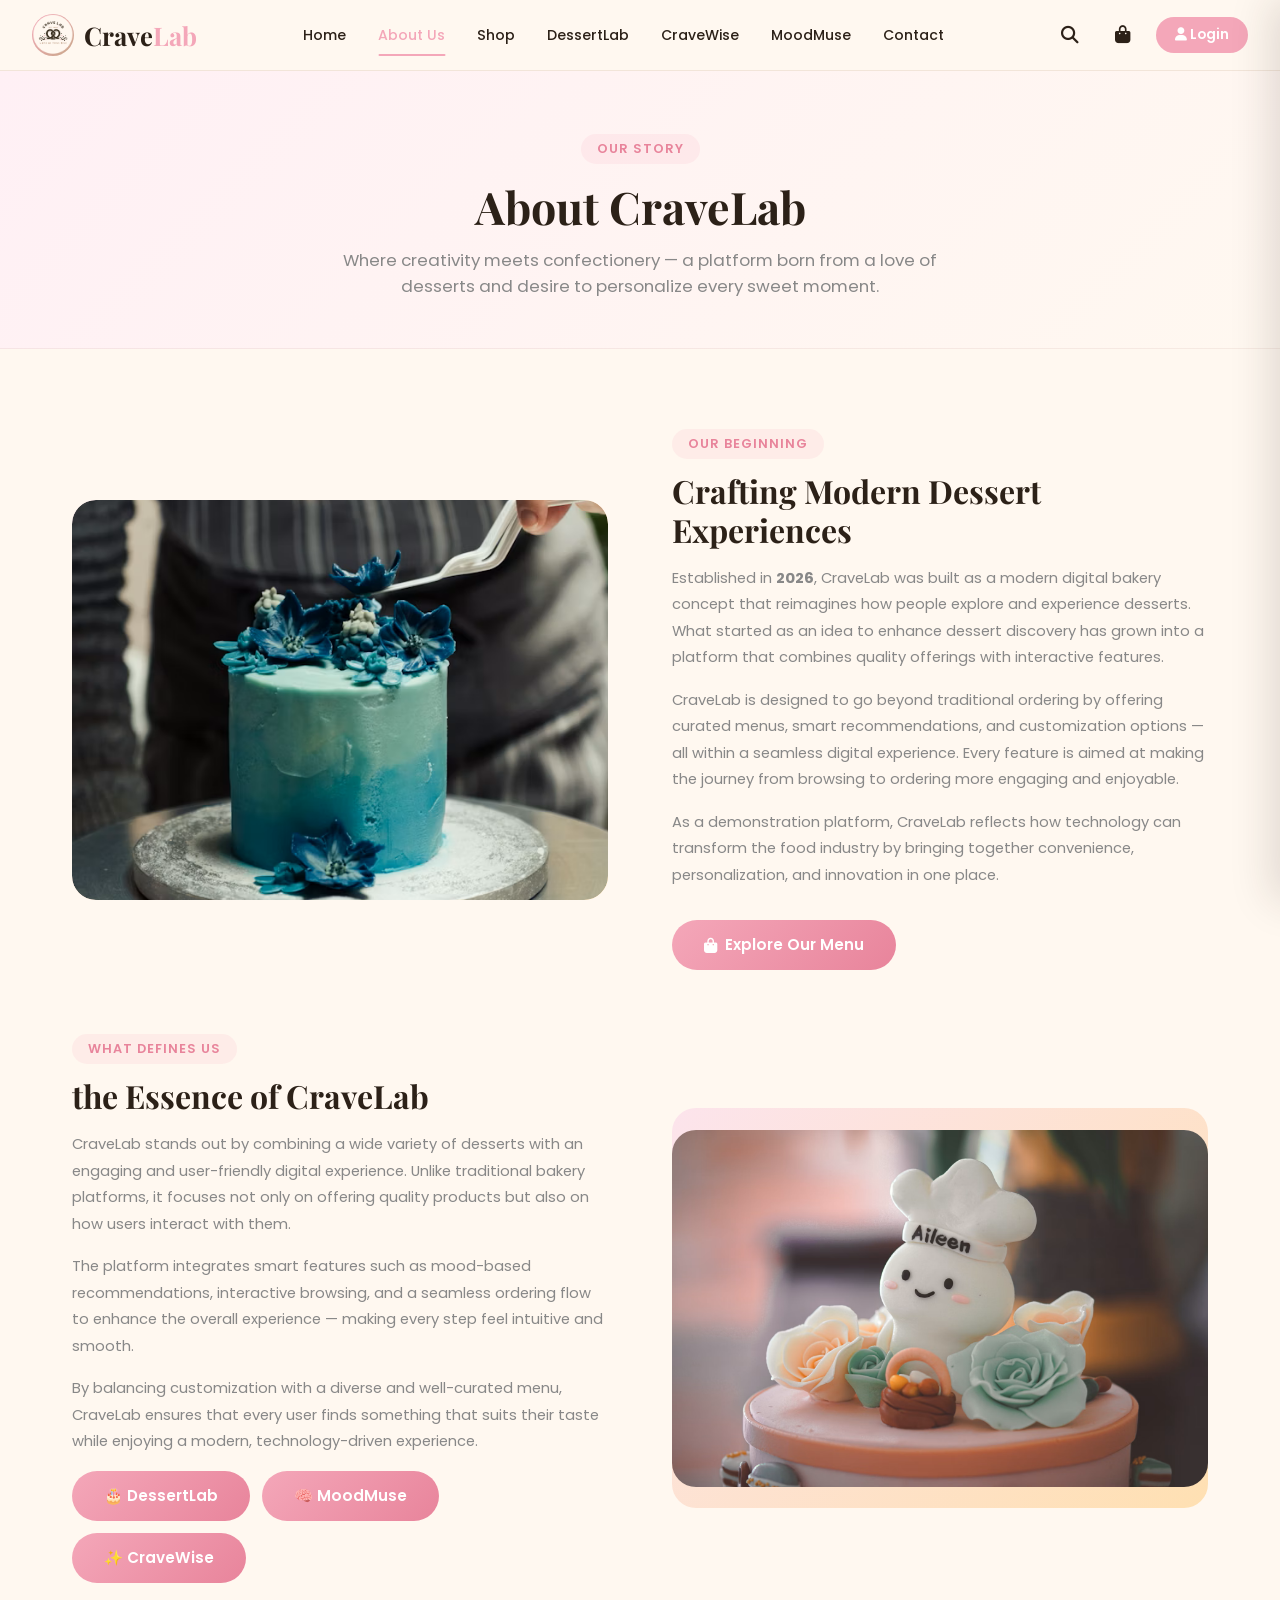
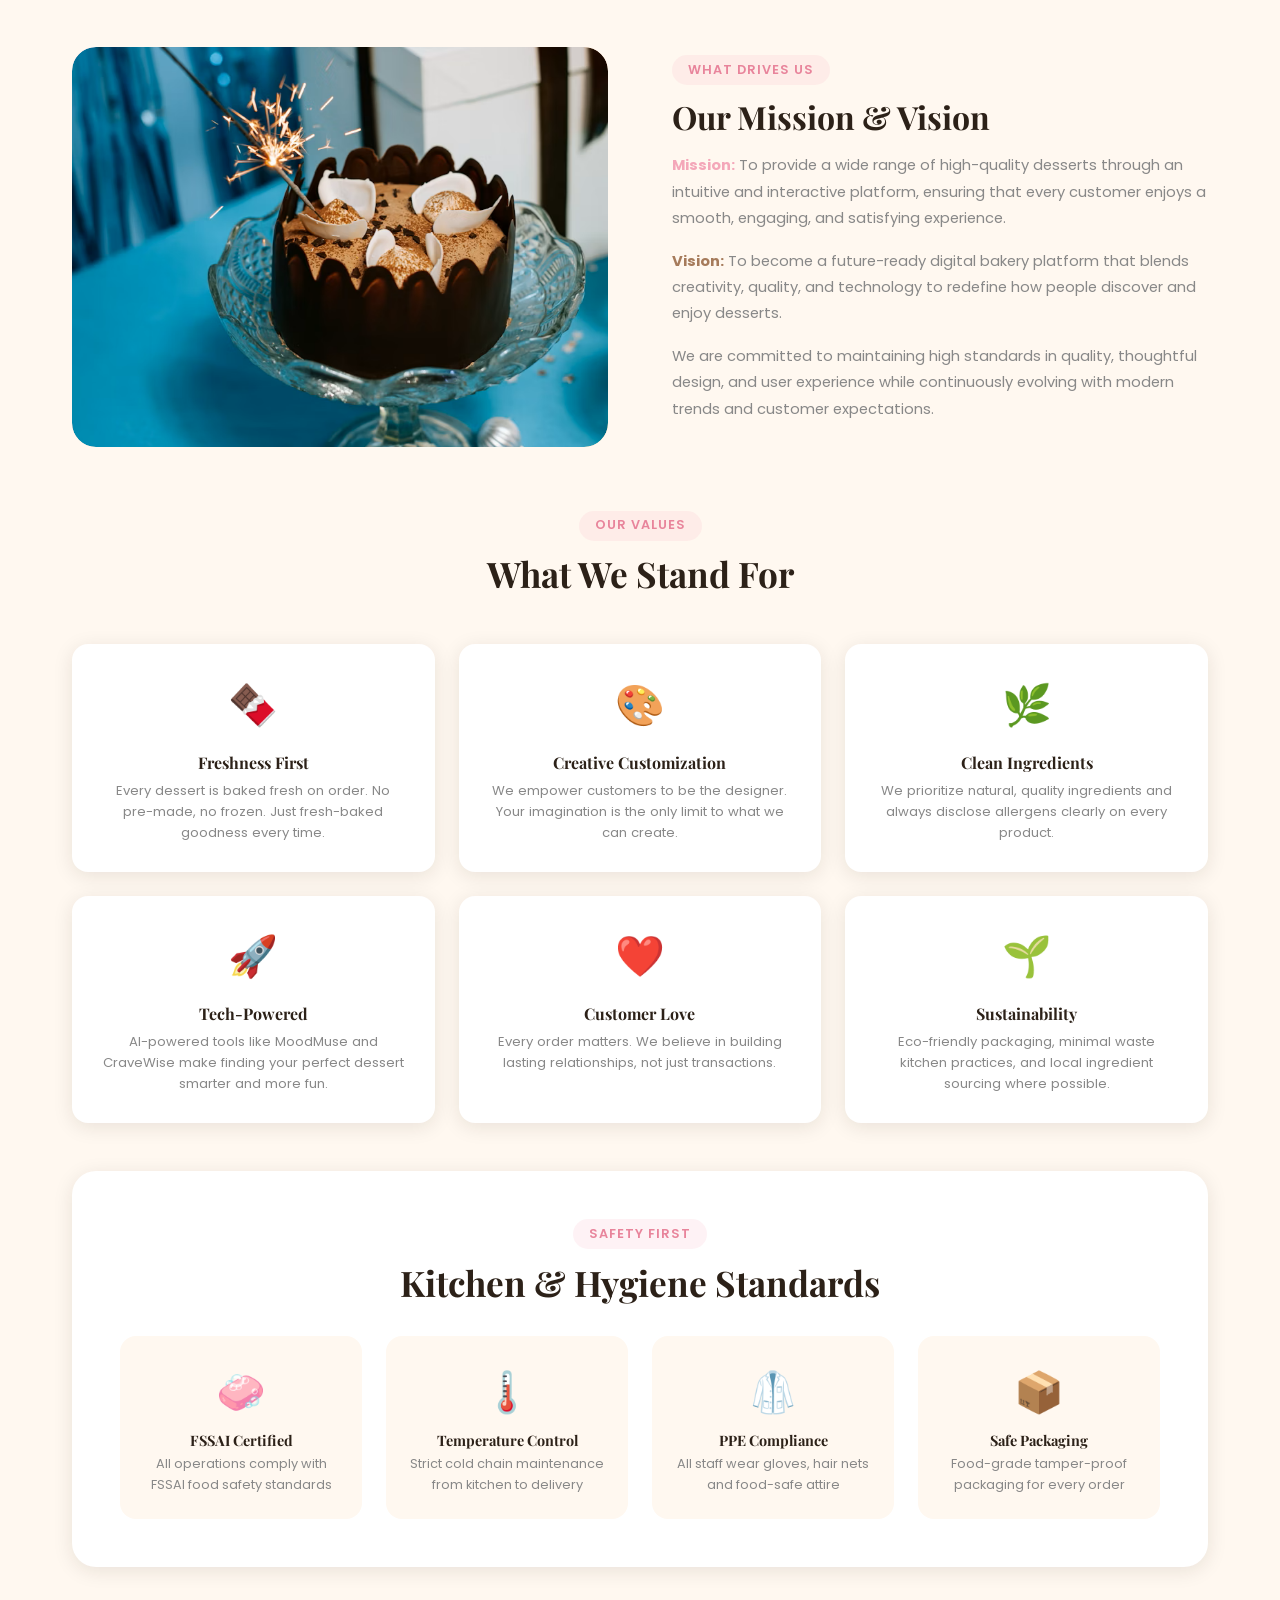
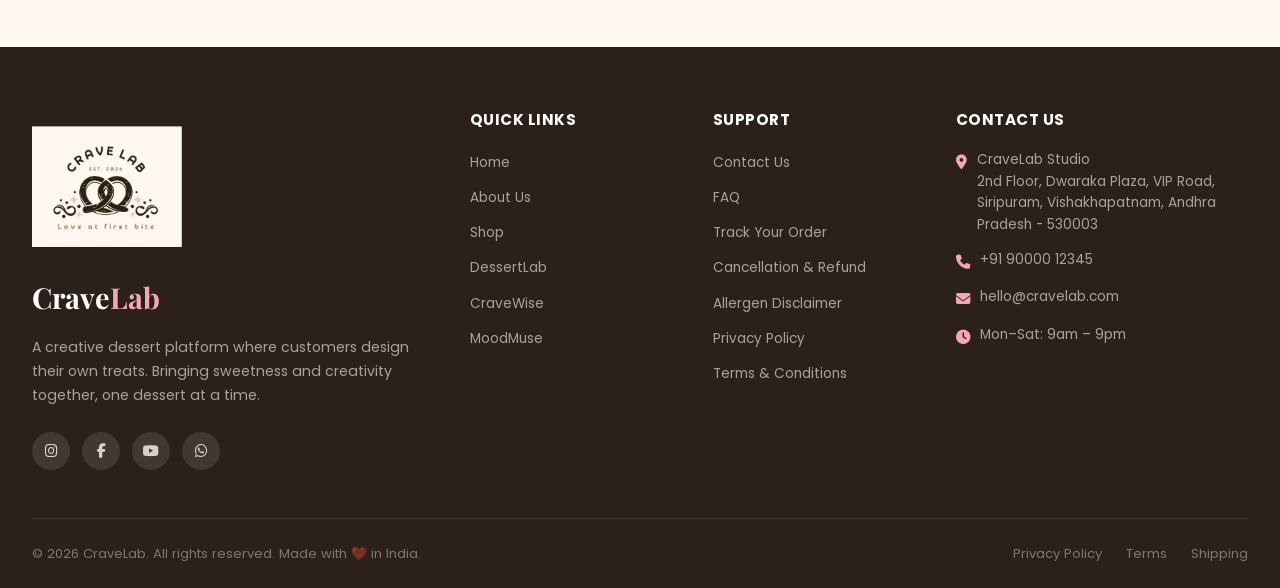
<file: about.html>
<!DOCTYPE html>
<html lang="en">
<head>
  <meta charset="UTF-8"/>
  <meta name="viewport" content="width=device-width, initial-scale=1.0"/>
  <title>About Us – CraveLab</title>
  <link rel="stylesheet" href="css/style.css"/>
  <link rel="stylesheet" href="css/pages.css"/>
  <link rel="stylesheet" href="https://cdn.jsdelivr.net/npm/@fortawesome/fontawesome-free@6.4.0/css/all.min.css"/>
  <link href="https://fonts.googleapis.com/css2?family=Playfair+Display:ital,wght@0,400;0,600;0,700;1,400&family=Poppins:wght@300;400;500;600;700&display=swap" rel="stylesheet"/>
</head>
<body>
<nav class="navbar" id="navbar">
  <div class="nav-container">
    <a href="index.html" class="nav-logo"><img src="round logo.png" alt="round logo" class="logo-icon"><span class="logo-text">Crave<span>Lab</span></span></a>
    <div class="nav-links" id="navLinks">
      <a href="index.html">Home</a><a href="about.html" class="active">About Us</a><a href="shop.html">Shop</a>
      <a href="bake.html">DessertLab</a><a href="cravewise.html">CraveWise</a><a href="moodmuse.html">MoodMuse</a><a href="contact.html">Contact</a>
    </div>
    <div class="nav-actions">
      <button class="btn-icon" onclick="openSearch()"><i class="fas fa-search"></i></button>
      <button class="btn-icon" onclick="toggleCart()"><i class="fas fa-shopping-bag"></i><span class="cart-badge" id="cartBadge">0</span></button>
      <button class="btn-login" onclick="openLoginModal()"><i class="fas fa-user"></i> Login</button>
      <div class="hamburger" id="hamburger" onclick="toggleNav()"><span></span><span></span><span></span></div>
    </div>
  </div>
</nav>

<div class="page-wrapper">
  <div class="page-hero">
    <span class="section-tag">Our Story</span>
    <h1>About CraveLab</h1>
    <p>Where creativity meets confectionery — a platform born from a love of desserts and desire to personalize every sweet moment.</p>
  </div>

  <section class="about-section">
    <div class="about-container">
      <!-- Story -->
      <div class="about-grid">
        <div class="about-visual"><img src="our-beginning.png" alt="Our Beginning"/></div>
        <div class="about-content">
          <span class="section-tag">Our Beginning</span>
          <h2>Crafting Modern Dessert Experiences</h2>

          <p>
            Established in <strong>2026</strong>, CraveLab was built as a modern digital bakery concept that reimagines how people explore and experience desserts. What started as an idea to enhance dessert discovery has grown into a platform that combines quality offerings with interactive features.
          </p>

          <p>
            CraveLab is designed to go beyond traditional ordering by offering curated menus, smart recommendations, and customization options — all within a seamless digital experience. Every feature is aimed at making the journey from browsing to ordering more engaging and enjoyable.
          </p>

          <p>
            As a demonstration platform, CraveLab reflects how technology can transform the food industry by bringing together convenience, personalization, and innovation in one place.
          </p>

          <a href="shop.html" class="btn-primary" style="margin-top:1rem;"><i class="fas fa-shopping-bag"></i> Explore Our Menu</a>
        </div>
      </div>

      <!-- What Makes Us Different -->
      <div class="about-grid" style="margin-top:4rem;">
        <div class="about-content">
          <span class="section-tag">What Defines Us</span>
          <h2>the Essence of CraveLab</h2>

          <p>
            CraveLab stands out by combining a wide variety of desserts with an engaging and user-friendly digital experience. Unlike traditional bakery platforms, it focuses not only on offering quality products but also on how users interact with them.
          </p>

          <p>
            The platform integrates smart features such as mood-based recommendations, interactive browsing, and a seamless ordering flow to enhance the overall experience — making every step feel intuitive and smooth.
          </p>

          <p>
            By balancing customization with a diverse and well-curated menu, CraveLab ensures that every user finds something that suits their taste while enjoying a modern, technology-driven experience.
          </p>

          <div class="usp-buttons">
            <a href="bake.html" class="primary-btn">🎂 DessertLab</a>
            <a href="moodmuse.html" class="primary-btn">🧠 MoodMuse</a>
            <a href="cravewise.html" class="primary-btn">✨ CraveWise</a>
          </div>
        </div>
        <div class="about-visual"><img src="usp.png" alt="What defines Us"/></div>
      </div>

      <!-- Mission Vision -->
      <div class="about-grid" style="margin-top:4rem;">
        <div class="about-visual"><img src="mission-vision.png" alt="Mission vision"/></div>
        <div class="about-content">
          <span class="section-tag">What Drives Us</span>
          <h2>Our Mission & Vision</h2>
          <p><strong style="color:var(--pink);">Mission:</strong> To provide a wide range of high-quality desserts through an intuitive and interactive platform, ensuring that every customer enjoys a smooth, engaging, and satisfying experience.</p>
          <p><strong style="color:var(--mocha);">Vision:</strong> To become a future-ready digital bakery platform that blends creativity, quality, and technology to redefine how people discover and enjoy desserts.</p>
          <p>We are committed to maintaining high standards in quality, thoughtful design, and user experience while continuously evolving with modern trends and customer expectations.</p>
        </div>
      </div>

      <!-- Values -->
      <div style="margin-top:4rem;">
        <div class="section-header">
          <span class="section-tag">Our Values</span>
          <h2 class="section-title">What We Stand For</h2>
        </div>
        <div class="values-grid">
          <div class="value-card"><div class="icon">🍫</div><h3>Freshness First</h3><p>Every dessert is baked fresh on order. No pre-made, no frozen. Just fresh-baked goodness every time.</p></div>
          <div class="value-card"><div class="icon">🎨</div><h3>Creative Customization</h3><p>We empower customers to be the designer. Your imagination is the only limit to what we can create.</p></div>
          <div class="value-card"><div class="icon">🌿</div><h3>Clean Ingredients</h3><p>We prioritize natural, quality ingredients and always disclose allergens clearly on every product.</p></div>
          <div class="value-card"><div class="icon">🚀</div><h3>Tech-Powered</h3><p>AI-powered tools like MoodMuse and CraveWise make finding your perfect dessert smarter and more fun.</p></div>
          <div class="value-card"><div class="icon">❤️</div><h3>Customer Love</h3><p>Every order matters. We believe in building lasting relationships, not just transactions.</p></div>
          <div class="value-card"><div class="icon">🌱</div><h3>Sustainability</h3><p>Eco-friendly packaging, minimal waste kitchen practices, and local ingredient sourcing where possible.</p></div>
        </div>
      </div>

      <!-- Hygiene Standards -->
      <div style="background:white;border-radius:24px;padding:3rem;margin-top:3rem;box-shadow:var(--shadow);">
        <div class="section-header" style="margin-bottom:2rem;">
          <span class="section-tag">Safety First</span>
          <h2 class="section-title">Kitchen & Hygiene Standards</h2>
        </div>
        <div style="display:grid;grid-template-columns:repeat(auto-fit,minmax(200px,1fr));gap:1.5rem;">
          <div style="text-align:center;padding:1.5rem;background:var(--cream);border-radius:var(--radius);">
            <div style="font-size:2.5rem;margin-bottom:0.5rem;">🧼</div>
            <h4 style="font-size:0.9rem;margin-bottom:0.3rem;">FSSAI Certified</h4>
            <p style="font-size:0.8rem;color:var(--gray);">All operations comply with FSSAI food safety standards</p>
          </div>
          <div style="text-align:center;padding:1.5rem;background:var(--cream);border-radius:var(--radius);">
            <div style="font-size:2.5rem;margin-bottom:0.5rem;">🌡️</div>
            <h4 style="font-size:0.9rem;margin-bottom:0.3rem;">Temperature Control</h4>
            <p style="font-size:0.8rem;color:var(--gray);">Strict cold chain maintenance from kitchen to delivery</p>
          </div>
          <div style="text-align:center;padding:1.5rem;background:var(--cream);border-radius:var(--radius);">
            <div style="font-size:2.5rem;margin-bottom:0.5rem;">🥼</div>
            <h4 style="font-size:0.9rem;margin-bottom:0.3rem;">PPE Compliance</h4>
            <p style="font-size:0.8rem;color:var(--gray);">All staff wear gloves, hair nets and food-safe attire</p>
          </div>
          <div style="text-align:center;padding:1.5rem;background:var(--cream);border-radius:var(--radius);">
            <div style="font-size:2.5rem;margin-bottom:0.5rem;">📦</div>
            <h4 style="font-size:0.9rem;margin-bottom:0.3rem;">Safe Packaging</h4>
            <p style="font-size:0.8rem;color:var(--gray);">Food-grade tamper-proof packaging for every order</p>
          </div>
        </div>
      </div>
    </div>
  </section>
</div>

<!-- ===== FOOTER ===== -->
<footer class="footer">
  <div class="footer-grid">
    <div class="footer-brand">
      <img src="square logo.png" alt="CraveLab Logo" class="footer-logo" />
      <span class="logo-text">Crave<span>Lab</span></span>
      <p>A creative dessert platform where customers design their own treats. Bringing sweetness and creativity together, one dessert at a time.</p>
      <div class="social-links">
        <a href="#" class="social-link"><i class="fab fa-instagram"></i></a>
        <a href="#" class="social-link"><i class="fab fa-facebook-f"></i></a>
        <a href="#" class="social-link"><i class="fab fa-youtube"></i></a>
        <a href="#" class="social-link"><i class="fab fa-whatsapp"></i></a>
      </div>
    </div>
    <div class="footer-col">
      <h4>Quick Links</h4>
      <ul>
        <li><a href="index.html">Home</a></li>
        <li><a href="about.html">About Us</a></li>
        <li><a href="shop.html">Shop</a></li>
        <li><a href="bake.html">DessertLab</a></li>
        <li><a href="cravewise.html">CraveWise</a></li>
        <li><a href="moodmuse.html">MoodMuse</a></li>
      </ul>
    </div>
    <div class="footer-col">
      <h4>Support</h4>
      <ul>
        <li><a href="contact.html">Contact Us</a></li>
        <li><a href="contact.html#faq">FAQ</a></li>
        <li><a href="#" onclick="routeOrderTracking(); return false;">Track Your Order</a></li>
        <li><a href="Cancellation%20%26%20Refund.pdf">Cancellation & Refund</a></li>
        <li><a href="Allergen%20Disclaimer.pdf">Allergen Disclaimer</a></li>
        <li><a href="Privacy%20Policy.pdf">Privacy Policy</a></li>
        <li><a href="Terms%20%26%20Conditions.pdf">Terms & Conditions</a></li>
      </ul>
    </div>
    <div class="footer-col">
      <h4>Contact Us</h4>
      <div class="footer-contact-item"><span class="icon"><i class="fas fa-map-marker-alt"></i></span><span>CraveLab Studio<br>2nd Floor, Dwaraka Plaza, VIP Road, Siripuram, Vishakhapatnam, Andhra Pradesh - 530003</span></div>
      <div class="footer-contact-item"><span class="icon"><i class="fas fa-phone"></i></span><span>+91 90000 12345</span></div>
      <div class="footer-contact-item"><span class="icon"><i class="fas fa-envelope"></i></span><span>hello@cravelab.com</span></div>
      <div class="footer-contact-item"><span class="icon"><i class="fas fa-clock"></i></span><span>Mon–Sat: 9am – 9pm</span></div>
    </div>
  </div>
  <div class="footer-bottom">
    <p>© 2026 CraveLab. All rights reserved. Made with ❤️ in India.</p>
    <div class="footer-bottom-links">
      <a href="Privacy%20Policy.pdf">Privacy Policy</a>
      <a href="Terms%20%26%20Conditions.pdf">Terms</a>
      <a href="#">Shipping</a>
    </div>
  </div>
</footer>

<!-- Modals -->
<div class="modal-overlay" id="loginModal">
  <div class="modal-box"><button class="modal-close" onclick="closeLoginModal()"><i class="fas fa-times"></i></button>
    <div class="modal-logo"><div class="icon"><img src = 'round logo.png' alt="CraveLab Logo"/></div><h2>Welcome to CraveLab</h2><p>Sign in to track orders</p></div>
    <div class="modal-tabs"><button class="modal-tab active" onclick="switchTab('login')">Login</button><button class="modal-tab" onclick="switchTab('register')">Register</button></div>
    <div id="loginForm"><div class="form-group"><label>Email</label><input type="email" id="loginEmail" placeholder="you@example.com"/></div><div class="form-group"><label>Password</label><input type="password" id="loginPassword" placeholder="Password"/></div><button class="btn-primary" style="width:100%;justify-content:center;margin-bottom:1rem;" onclick="doLogin()">Login</button><div class="divider">or</div><button class="btn-guest" onclick="continueAsGuest()"><i class="fas fa-user-circle"></i> Continue as Guest</button></div>
    <div id="registerForm" style="display:none;"><div class="form-group"><label>Name</label><input type="text" id="regName" placeholder="Your name"/></div><div class="form-group"><label>Email</label><input type="email" id="regEmail" placeholder="email"/></div><div class="form-group"><label>Phone</label><input type="tel" id="regPhone" placeholder="+91"/></div><div class="form-group"><label>Password</label><input type="password" id="regPassword" placeholder="Password"/></div><button class="btn-primary" style="width:100%;justify-content:center;margin-bottom:1rem;" onclick="doRegister()">Register</button><div class="divider">or</div><button class="btn-guest" onclick="continueAsGuest()"><i class="fas fa-user-circle"></i> Continue as Guest</button></div>
  </div>
</div>
<div class="cart-overlay" id="cartOverlay" onclick="toggleCart()"></div>
<div class="cart-sidebar" id="cartSidebar"><div class="cart-header"><h3><i class="fas fa-shopping-bag"></i> Your Cart</h3><button class="btn-icon" onclick="toggleCart()"><i class="fas fa-times"></i></button></div><div class="cart-items" id="cartItems"></div><div class="cart-footer" id="cartFooter" style="display:none;"><div class="cart-summary"><div class="cart-summary-row"><span>Subtotal</span><span id="cartSubtotal">₹0</span></div><div class="cart-summary-row"><span>Delivery</span><span>₹50</span></div><div class="cart-summary-row total"><span>Total</span><span id="cartTotal">₹0</span></div></div><a href="checkout.html" class="btn-primary" style="width:100%;justify-content:center;"><i class="fas fa-lock"></i> Checkout</a></div></div>
<div class="modal-overlay" id="searchModal"><div class="modal-box" style="max-width:600px;padding:1.5rem;"><button class="modal-close" onclick="closeSearch()"><i class="fas fa-times"></i></button><div class="search-input-wrap"><i class="fas fa-search"></i><input type="text" id="searchInput" placeholder="Search..." oninput="performSearch(this.value)" autofocus/></div><div id="searchResults" class="search-results"><p style="text-align:center;color:var(--gray);padding:1rem;">Type to search...</p></div></div></div>
<div id="toast-container"></div>
<script src="js/data.js"></script><script src="js/cart.js"></script><script src="js/auth.js"></script>
<script src="js/home.js"></script>
</body>
</html>
</file>
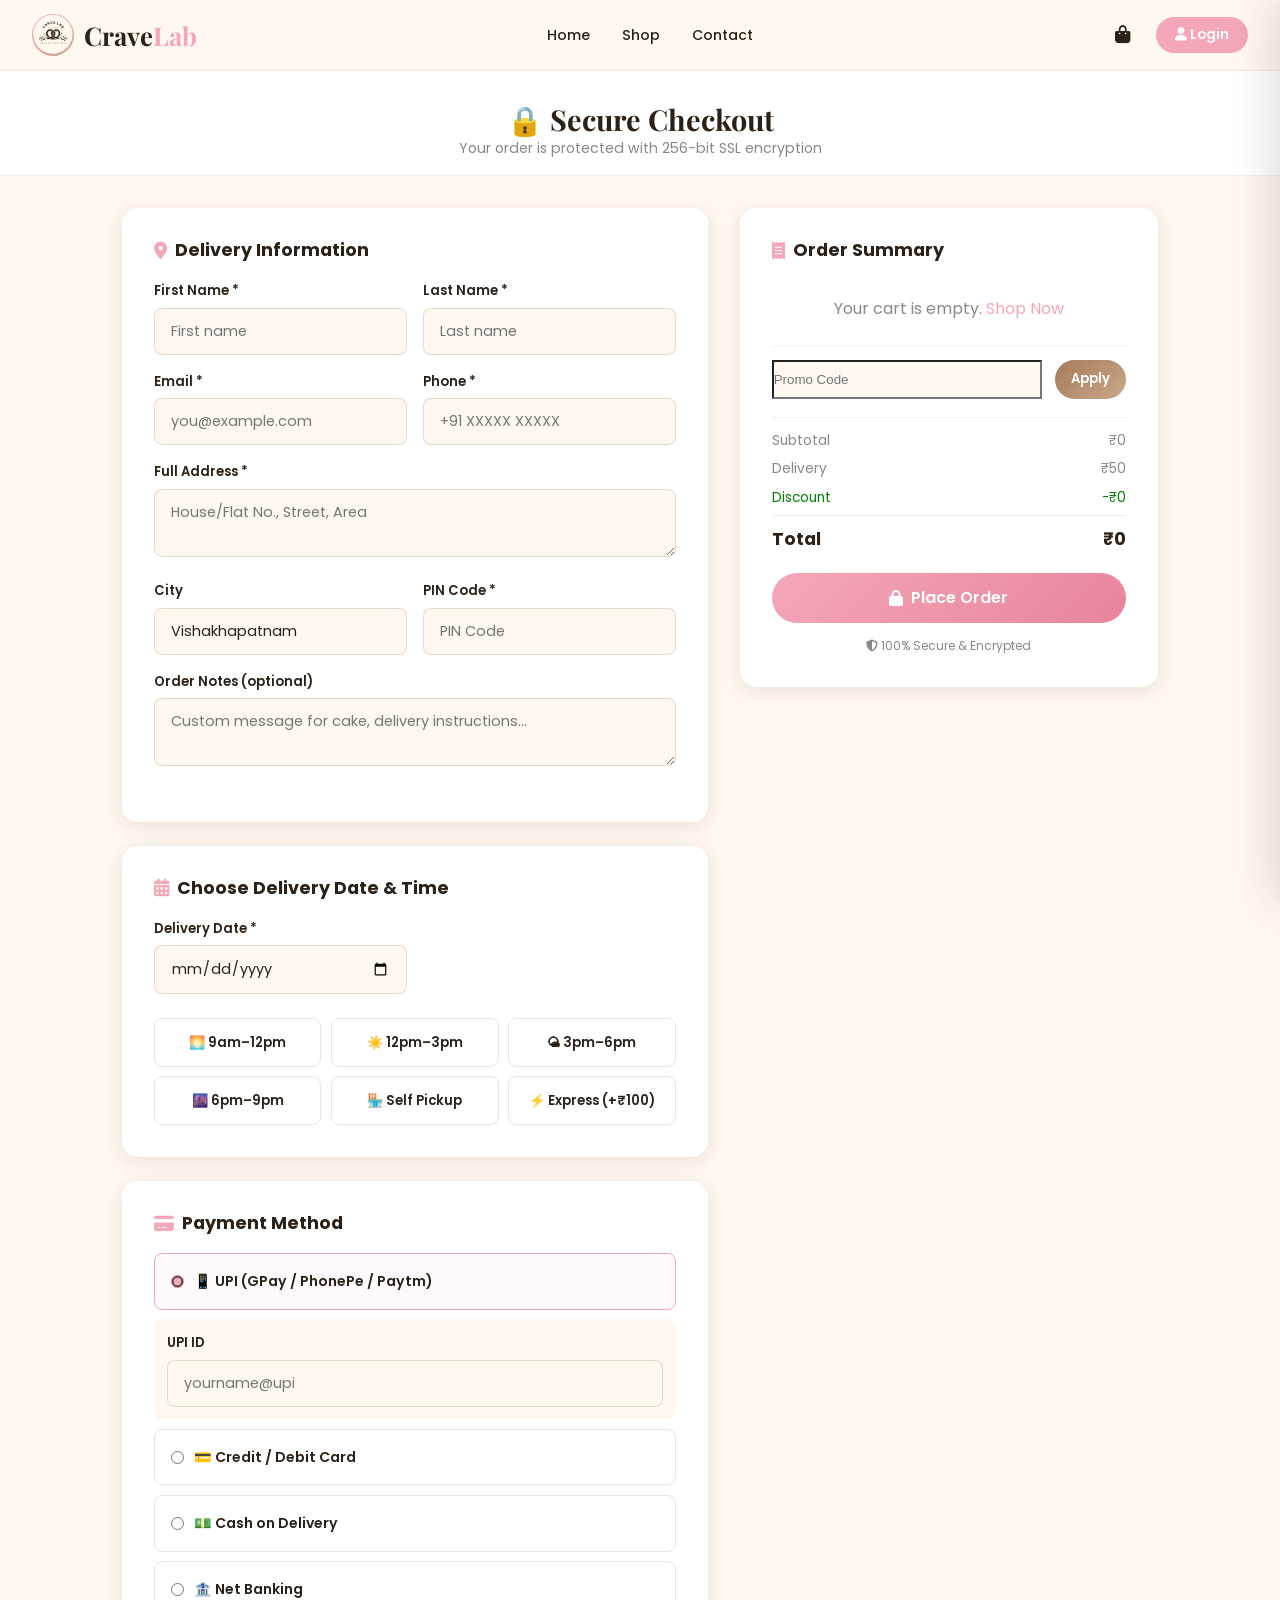
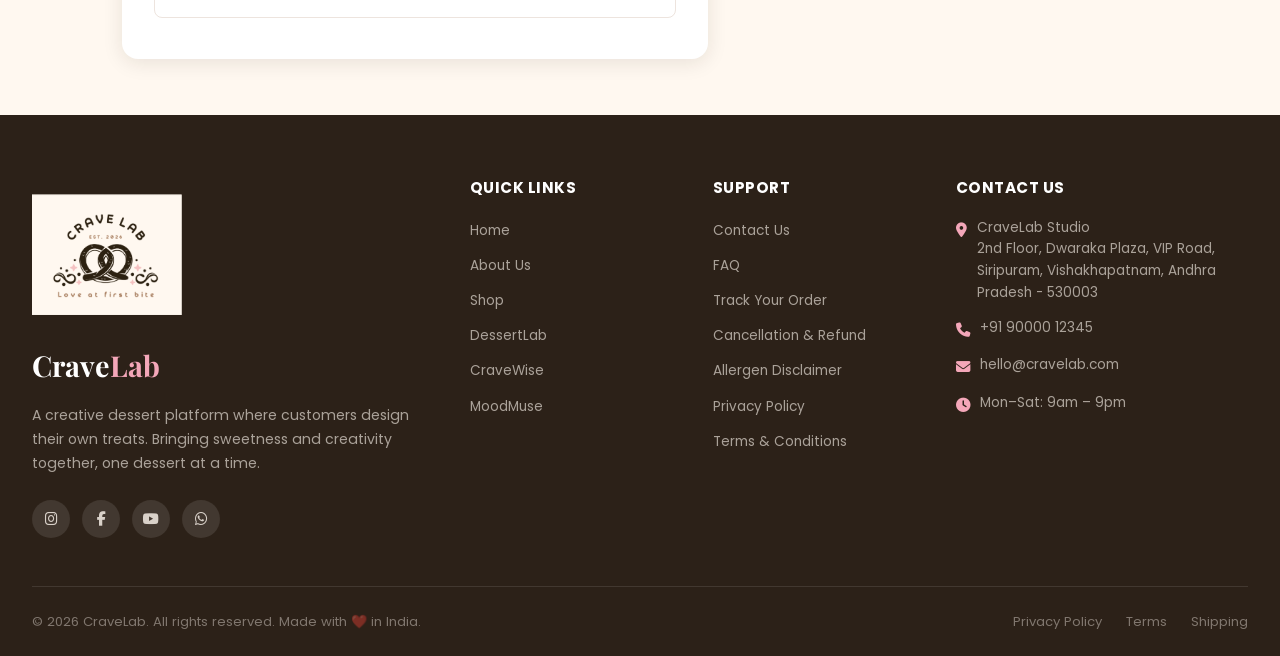
<file: checkout.html>
<!DOCTYPE html>
<html lang="en">
<head>
  <meta charset="UTF-8"/>
  <meta name="viewport" content="width=device-width, initial-scale=1.0"/>
  <title>Checkout – CraveLab</title>
  <link rel="stylesheet" href="css/style.css"/>
  <link rel="stylesheet" href="css/pages.css"/>
  <link rel="stylesheet" href="https://cdn.jsdelivr.net/npm/@fortawesome/fontawesome-free@6.4.0/css/all.min.css"/>
  <link href="https://fonts.googleapis.com/css2?family=Playfair+Display:ital,wght@0,400;0,600;0,700;1,400&family=Poppins:wght@300;400;500;600;700&display=swap" rel="stylesheet"/>
  <style>
    .checkout-layout { max-width:1100px; margin:0 auto; padding:2rem; display:grid; grid-template-columns:1.4fr 1fr; gap:2rem; }
    .checkout-section { background:white; border-radius:var(--radius); padding:2rem; box-shadow:var(--shadow); margin-bottom:1.5rem; }
    .checkout-section h3 { font-size:1.1rem; color:var(--espresso); margin-bottom:1.2rem; font-family:'Poppins',sans-serif; font-weight:700; display:flex; align-items:center; gap:8px; }
    .order-summary-item { display:flex; gap:12px; padding:0.8rem 0; border-bottom:1px solid rgba(166,123,91,0.08); }
    .osi-img { width:56px; height:56px; border-radius:10px; object-fit:cover; flex-shrink:0; }
    .osi-info { flex:1; }
    .osi-name { font-weight:600; font-size:0.88rem; color:var(--espresso); }
    .osi-variant { font-size:0.75rem; color:var(--mocha); }
    .osi-price { font-weight:700; font-size:0.9rem; color:var(--espresso); white-space:nowrap; }
    .payment-option { border:1.5px solid rgba(166,123,91,0.2); border-radius:var(--radius-sm); padding:1rem; margin-bottom:0.6rem; cursor:pointer; transition:var(--transition); }
    .payment-option:hover, .payment-option.selected { border-color:var(--pink); background:rgba(244,167,185,0.05); }
    .payment-option label { display:flex; align-items:center; gap:10px; cursor:pointer; font-size:0.88rem; font-weight:600; }
    .payment-option input { accent-color:var(--pink); }
    .delivery-slot { border:1.5px solid rgba(166,123,91,0.2); border-radius:var(--radius-sm); padding:0.8rem 1rem; cursor:pointer; transition:var(--transition); font-size:0.82rem; font-weight:600; text-align:center; }
    .delivery-slot:hover, .delivery-slot.selected { border-color:var(--pink); background:rgba(244,167,185,0.08); color:var(--pink); }
    .promo-row { display:flex; gap:0.8rem; }
    .promo-row input { flex:1; }
    @media(max-width:768px) { .checkout-layout { grid-template-columns:1fr; } }
  </style>
</head>
<body>
<nav class="navbar" id="navbar">
  <div class="nav-container">
    <a href="index.html" class="nav-logo"><img src="round logo.png" alt="round logo" class="logo-icon"><span class="logo-text">Crave<span>Lab</span></span></a>
    <div class="nav-links" id="navLinks">
      <a href="index.html">Home</a><a href="shop.html">Shop</a><a href="contact.html">Contact</a>
    </div>
    <div class="nav-actions">
      <button class="btn-icon" onclick="toggleCart()"><i class="fas fa-shopping-bag"></i><span class="cart-badge" id="cartBadge">0</span></button>
      <button class="btn-login" onclick="openLoginModal()"><i class="fas fa-user"></i> Login</button>
      <div class="hamburger" id="hamburger" onclick="toggleNav()"><span></span><span></span><span></span></div>
    </div>
  </div>
</nav>

<div class="page-wrapper">
  <div style="padding:2rem 0 1rem;text-align:center;background:white;border-bottom:1px solid rgba(166,123,91,0.1);">
    <h1 style="font-size:1.8rem;color:var(--espresso);">🔒 Secure Checkout</h1>
    <p style="color:var(--gray);font-size:0.88rem;">Your order is protected with 256-bit SSL encryption</p>
  </div>

  <div class="checkout-layout">
    <!-- LEFT: Form -->
    <div>
      <!-- Delivery Info -->
      <div class="checkout-section">
        <h3><i class="fas fa-map-marker-alt" style="color:var(--pink);"></i> Delivery Information</h3>
        <div class="form-row" style="margin-bottom:0;">
          <div class="form-group"><label>First Name *</label><input type="text" id="coFirstName" placeholder="First name"/></div>
          <div class="form-group"><label>Last Name *</label><input type="text" id="coLastName" placeholder="Last name"/></div>
        </div>
        <div class="form-row">
          <div class="form-group"><label>Email *</label><input type="email" id="coEmail" placeholder="you@example.com"/></div>
          <div class="form-group"><label>Phone *</label><input type="tel" id="coPhone" placeholder="+91 XXXXX XXXXX"/></div>
        </div>
        <div class="form-group"><label>Full Address *</label><textarea id="coAddress" rows="2" placeholder="House/Flat No., Street, Area"></textarea></div>
        <div class="form-row">
          <div class="form-group"><label>City</label><input type="text" id="coCity" placeholder="City" value="Vishakhapatnam"/></div>
          <div class="form-group"><label>PIN Code *</label><input type="text" id="coPincode" placeholder="PIN Code" maxlength="6"/></div>
        </div>
        <div class="form-group"><label>Order Notes (optional)</label><textarea id="coNotes" rows="2" placeholder="Custom message for cake, delivery instructions..."></textarea></div>
      </div>

      <!-- Delivery Slot -->
      <div class="checkout-section">
        <h3><i class="fas fa-calendar-alt" style="color:var(--pink);"></i> Choose Delivery Date & Time</h3>
        <div class="form-row">
          <div class="form-group">
            <label>Delivery Date *</label>
            <input type="date" id="coDeliveryDate" min="" style="background:var(--cream);"/>
          </div>
        </div>
        <div style="display:grid;grid-template-columns:repeat(3,1fr);gap:0.6rem;margin-top:0.5rem;">
          <div class="delivery-slot" onclick="selectSlot(this,'09:00-12:00')">🌅 9am–12pm</div>
          <div class="delivery-slot" onclick="selectSlot(this,'12:00-15:00')">☀️ 12pm–3pm</div>
          <div class="delivery-slot" onclick="selectSlot(this,'15:00-18:00')">🌤 3pm–6pm</div>
          <div class="delivery-slot" onclick="selectSlot(this,'18:00-21:00')">🌆 6pm–9pm</div>
          <div class="delivery-slot" onclick="selectSlot(this,'pickup')">🏪 Self Pickup</div>
          <div class="delivery-slot" onclick="selectSlot(this,'express')">⚡ Express (+₹100)</div>
        </div>
      </div>

      <!-- Payment -->
      <div class="checkout-section">
        <h3><i class="fas fa-credit-card" style="color:var(--pink);"></i> Payment Method</h3>
        <div class="payment-option selected" id="pm_upi" onclick="selectPayment('upi')">
          <label><input type="radio" name="payment" value="upi" checked/> 📱 UPI (GPay / PhonePe / Paytm)</label>
        </div>
        <div id="upiInput" style="padding:0.8rem;background:var(--cream);border-radius:var(--radius-sm);margin-bottom:0.6rem;">
          <div class="form-group" style="margin-bottom:0;"><label>UPI ID</label><input type="text" id="coUpiId" placeholder="yourname@upi"/></div>
        </div>
        <div class="payment-option" id="pm_card" onclick="selectPayment('card')">
          <label><input type="radio" name="payment" value="card"/> 💳 Credit / Debit Card</label>
        </div>
        <div class="payment-option" id="pm_cod" onclick="selectPayment('cod')">
          <label><input type="radio" name="payment" value="cod"/> 💵 Cash on Delivery</label>
        </div>
        <div class="payment-option" id="pm_netbanking" onclick="selectPayment('netbanking')">
          <label><input type="radio" name="payment" value="netbanking"/> 🏦 Net Banking</label>
        </div>
      </div>
    </div>

    <!-- RIGHT: Order Summary -->
    <div>
      <div class="checkout-section" style="position:sticky;top:90px;">
        <h3><i class="fas fa-receipt" style="color:var(--pink);"></i> Order Summary</h3>
        <div id="coOrderItems">
          <!-- Populated by JS -->
        </div>
        <!-- Promo Code -->
        <div style="padding:0.8rem 0;border-top:1px solid rgba(166,123,91,0.1);margin-top:0.5rem;">
          <div class="promo-row">
            <input type="text" id="promoCode" placeholder="Promo Code" style="background:var(--cream);"/>
            <button class="btn-mocha" style="padding:0.6rem 1rem;font-size:0.82rem;" onclick="applyPromo()">Apply</button>
          </div>
          <p id="promoMsg" style="font-size:0.78rem;margin-top:0.4rem;display:none;"></p>
        </div>
        <!-- Totals -->
        <div style="border-top:1px solid rgba(166,123,91,0.1);padding-top:0.8rem;margin-top:0.3rem;">
          <div style="display:flex;justify-content:space-between;font-size:0.85rem;color:var(--gray);margin-bottom:0.4rem;"><span>Subtotal</span><span id="coSubtotal">₹0</span></div>
          <div style="display:flex;justify-content:space-between;font-size:0.85rem;color:var(--gray);margin-bottom:0.4rem;"><span>Delivery</span><span id="coDelivery">₹50</span></div>
          <div style="display:flex;justify-content:space-between;font-size:0.85rem;color:green;margin-bottom:0.4rem;" id="promoRow" style="display:none;"><span>Discount</span><span id="coDiscount">-₹0</span></div>
          <div style="display:flex;justify-content:space-between;font-size:1.1rem;font-weight:700;color:var(--espresso);padding-top:0.6rem;border-top:1px solid rgba(166,123,91,0.15);margin-top:0.4rem;"><span>Total</span><span id="coTotal">₹0</span></div>
        </div>
        <button class="btn-primary" style="width:100%;justify-content:center;margin-top:1.2rem;font-size:1rem;" onclick="placeOrder()">
          <i class="fas fa-lock"></i> Place Order
        </button>
        <p style="text-align:center;font-size:0.75rem;color:var(--gray);margin-top:0.8rem;"><i class="fas fa-shield-alt"></i> 100% Secure & Encrypted</p>
      </div>
    </div>
  </div>
</div>

<!-- Order Confirmation Modal -->
<div class="modal-overlay" id="orderConfirmModal">
  <div class="modal-box" style="text-align:center;max-width:480px;">
    <div style="font-size:4rem;margin-bottom:1rem;">🎉</div>
    <h2>Order Placed Successfully!</h2>
    <p style="color:var(--gray);margin:0.8rem 0;">Your order has been received! We'll send a confirmation to your email. Get ready for some amazing desserts!</p>
    <div id="orderIdDisplay" style="background:var(--cream);padding:1rem;border-radius:var(--radius-sm);margin:1rem 0;font-weight:700;font-size:0.9rem;"></div>
    <p style="font-size:0.8rem;color:var(--gray);margin-bottom:1.5rem;">Estimated delivery: within your chosen time slot 🍰</p>
    <div style="display:flex;gap:0.8rem;justify-content:center;">
      <a href="index.html" class="btn-secondary">Home</a>
      <a href="account.html" class="btn-primary"><i class="fas fa-box"></i> Track Order</a>
    </div>
  </div>
</div>

<!-- Standard Modals -->
<div class="modal-overlay" id="loginModal">
  <div class="modal-box"><button class="modal-close" onclick="closeLoginModal()"><i class="fas fa-times"></i></button>
    <div class="modal-logo"><div class="icon"><img src = 'round logo.png' alt="CraveLab Logo"/></div><h2>Welcome to CraveLab</h2><p>Sign in to track orders</p></div>
    <div class="modal-tabs"><button class="modal-tab active" onclick="switchTab('login')">Login</button><button class="modal-tab" onclick="switchTab('register')">Register</button></div>
    <div id="loginForm"><div class="form-group"><label>Email</label><input type="email" id="loginEmail" placeholder="you@example.com"/></div><div class="form-group"><label>Password</label><input type="password" id="loginPassword" placeholder="Password"/></div><button class="btn-primary" style="width:100%;justify-content:center;margin-bottom:1rem;" onclick="doLogin()">Login</button><div class="divider">or</div><button class="btn-guest" onclick="continueAsGuest()"><i class="fas fa-user-circle"></i> Continue as Guest</button></div>
    <div id="registerForm" style="display:none;"><div class="form-group"><label>Name</label><input type="text" id="regName" placeholder="Your name"/></div><div class="form-group"><label>Email</label><input type="email" id="regEmail" placeholder="email"/></div><div class="form-group"><label>Phone</label><input type="tel" id="regPhone" placeholder="+91"/></div><div class="form-group"><label>Password</label><input type="password" id="regPassword" placeholder="Password"/></div><button class="btn-primary" style="width:100%;justify-content:center;margin-bottom:1rem;" onclick="doRegister()">Register</button><div class="divider">or</div><button class="btn-guest" onclick="continueAsGuest()"><i class="fas fa-user-circle"></i> Continue as Guest</button></div>
  </div>
</div>
<div class="cart-overlay" id="cartOverlay" onclick="toggleCart()"></div>
<div class="cart-sidebar" id="cartSidebar"><div class="cart-header"><h3><i class="fas fa-shopping-bag"></i> Cart</h3><button class="btn-icon" onclick="toggleCart()"><i class="fas fa-times"></i></button></div><div class="cart-items" id="cartItems"></div><div class="cart-footer" id="cartFooter" style="display:none;"><div class="cart-summary"><div class="cart-summary-row"><span>Subtotal</span><span id="cartSubtotal">₹0</span></div><div class="cart-summary-row total"><span>Total</span><span id="cartTotal">₹0</span></div></div></div></div>
<div id="toast-container"></div>


<!-- ===== FOOTER ===== -->
<footer class="footer">
  <div class="footer-grid">
    <div class="footer-brand">
      <img src="square logo.png" alt="CraveLab Logo" class="footer-logo" />
      <span class="logo-text">Crave<span>Lab</span></span>
      <p>A creative dessert platform where customers design their own treats. Bringing sweetness and creativity together, one dessert at a time.</p>
      <div class="social-links">
        <a href="#" class="social-link"><i class="fab fa-instagram"></i></a>
        <a href="#" class="social-link"><i class="fab fa-facebook-f"></i></a>
        <a href="#" class="social-link"><i class="fab fa-youtube"></i></a>
        <a href="#" class="social-link"><i class="fab fa-whatsapp"></i></a>
      </div>
    </div>
    <div class="footer-col">
      <h4>Quick Links</h4>
      <ul>
        <li><a href="index.html">Home</a></li>
        <li><a href="about.html">About Us</a></li>
        <li><a href="shop.html">Shop</a></li>
        <li><a href="bake.html">DessertLab</a></li>
        <li><a href="cravewise.html">CraveWise</a></li>
        <li><a href="moodmuse.html">MoodMuse</a></li>
      </ul>
    </div>
    <div class="footer-col">
      <h4>Support</h4>
      <ul>
        <li><a href="contact.html">Contact Us</a></li>
        <li><a href="contact.html#faq">FAQ</a></li>
        <li><a href="#" onclick="routeOrderTracking(); return false;">Track Your Order</a></li>
        <li><a href="Cancellation%20%26%20Refund.pdf">Cancellation & Refund</a></li>
        <li><a href="Allergen%20Disclaimer.pdf">Allergen Disclaimer</a></li>
        <li><a href="Privacy%20Policy.pdf">Privacy Policy</a></li>
        <li><a href="Terms%20%26%20Conditions.pdf">Terms & Conditions</a></li>
      </ul>
    </div>
    <div class="footer-col">
      <h4>Contact Us</h4>
      <div class="footer-contact-item"><span class="icon"><i class="fas fa-map-marker-alt"></i></span><span>CraveLab Studio<br>2nd Floor, Dwaraka Plaza, VIP Road, Siripuram, Vishakhapatnam, Andhra Pradesh - 530003</span></div>
      <div class="footer-contact-item"><span class="icon"><i class="fas fa-phone"></i></span><span>+91 90000 12345</span></div>
      <div class="footer-contact-item"><span class="icon"><i class="fas fa-envelope"></i></span><span>hello@cravelab.com</span></div>
      <div class="footer-contact-item"><span class="icon"><i class="fas fa-clock"></i></span><span>Mon–Sat: 9am – 9pm</span></div>
    </div>
  </div>
  <div class="footer-bottom">
    <p>© 2026 CraveLab. All rights reserved. Made with ❤️ in India.</p>
    <div class="footer-bottom-links">
      <a href="Privacy%20Policy.pdf">Privacy Policy</a>
      <a href="Terms%20%26%20Conditions.pdf">Terms</a>
      <a href="#">Shipping</a>
    </div>
  </div>
</footer>

<script src="js/data.js"></script><script src="js/cart.js"></script><script src="js/auth.js"></script>
<script src="js/home.js"></script>
<script>
let selectedSlot = '';
let selectedPayment = 'upi';
let promoDiscount = 0;

const PROMOS = { 'CRAVELAB10': 10, 'SWEET20': 20, 'FIRSTORDER': 15 };

document.addEventListener('DOMContentLoaded', () => {
  // Set min date to tomorrow
  const tomorrow = new Date();
  tomorrow.setDate(tomorrow.getDate() + 1);
  const dateInput = document.getElementById('coDeliveryDate');
  if (dateInput) dateInput.min = tomorrow.toISOString().split('T')[0];

  renderOrderSummary();

  // Pre-fill if logged in
  const user = JSON.parse(localStorage.getItem('cravelab_user') || 'null');
  if (user && user.email) {
    if (document.getElementById('coEmail')) document.getElementById('coEmail').value = user.email;
    if (user.name) {
      const parts = user.name.split(' ');
      if (document.getElementById('coFirstName')) document.getElementById('coFirstName').value = parts[0] || '';
      if (document.getElementById('coLastName')) document.getElementById('coLastName').value = parts.slice(1).join(' ') || '';
    }
    if (user.phone && document.getElementById('coPhone')) document.getElementById('coPhone').value = user.phone;
  }
});

function renderOrderSummary() {
  const itemsEl = document.getElementById('coOrderItems');
  const cartData = JSON.parse(localStorage.getItem('cravelab_cart') || '[]');

  if (cartData.length === 0) {
    itemsEl.innerHTML = '<p style="text-align:center;color:var(--gray);padding:1rem;">Your cart is empty. <a href="shop.html" style="color:var(--pink);">Shop Now</a></p>';
    return;
  }

  itemsEl.innerHTML = cartData.map(item => `
    <div class="order-summary-item">
      <img class="osi-img" src="${item.image || 'dessert-platter.png'}" alt="${item.name}" onerror="this.onerror=null;this.src='dessert-platter.png';">
      <div class="osi-info">
        <div class="osi-name">${item.name}</div>
        <div class="osi-variant">${item.size} × ${item.qty}</div>
      </div>
      <div class="osi-price">₹${(item.price * item.qty).toLocaleString()}</div>
    </div>
  `).join('');

  const subtotal = cartData.reduce((s, i) => s + i.price * i.qty, 0);
  const delivery = selectedSlot === 'express' ? 150 : selectedSlot === 'pickup' ? 0 : 50;
  const total = subtotal + delivery - promoDiscount;

  document.getElementById('coSubtotal').textContent = `₹${subtotal.toLocaleString()}`;
  document.getElementById('coDelivery').textContent = delivery === 0 ? 'Free' : `₹${delivery}`;
  document.getElementById('coTotal').textContent = `₹${total.toLocaleString()}`;
}

function selectSlot(el, slot) {
  document.querySelectorAll('.delivery-slot').forEach(s => s.classList.remove('selected'));
  el.classList.add('selected');
  selectedSlot = slot;
  renderOrderSummary();
}

function selectPayment(method) {
  selectedPayment = method;
  document.querySelectorAll('.payment-option').forEach(p => p.classList.remove('selected'));
  const pm = document.getElementById(`pm_${method}`);
  if (pm) pm.classList.add('selected');
  document.getElementById('upiInput').style.display = method === 'upi' ? 'block' : 'none';
  document.querySelectorAll('.payment-option input').forEach(r => { r.checked = r.value === method; });
}

function applyPromo() {
  const code = document.getElementById('promoCode').value.trim().toUpperCase();
  const msgEl = document.getElementById('promoMsg');
  msgEl.style.display = 'block';

  if (PROMOS[code]) {
    const pct = PROMOS[code];
    const subtotal = JSON.parse(localStorage.getItem('cravelab_cart') || '[]').reduce((s, i) => s + i.price * i.qty, 0);
    promoDiscount = Math.round(subtotal * pct / 100);
    msgEl.style.color = 'green';
    msgEl.textContent = `✅ ${pct}% discount applied! You save ₹${promoDiscount}`;
    document.getElementById('coDiscount').textContent = `-₹${promoDiscount}`;
    document.getElementById('promoRow').style.display = 'flex';
    renderOrderSummary();
    showToast(`Promo ${code} applied! ${pct}% off 🎉`, 'success');
  } else {
    msgEl.style.color = 'red';
    msgEl.textContent = '❌ Invalid promo code';
    promoDiscount = 0;
  }
}

function placeOrder() {
  const placeBtn = document.querySelector('button.btn-primary[onclick="placeOrder()"]');
  if (placeBtn) {
    placeBtn.disabled = true;
    placeBtn.style.opacity = '0.7';
    placeBtn.innerHTML = '<i class="fas fa-spinner fa-spin"></i> Processing Payment...';
  }

  const firstName = document.getElementById('coFirstName').value.trim();
  const lastName = document.getElementById('coLastName').value.trim();
  const email = document.getElementById('coEmail').value.trim();
  const phone = document.getElementById('coPhone').value.trim();
  const address = document.getElementById('coAddress').value.trim();
  const pincode = document.getElementById('coPincode').value.trim();
  const deliveryDate = document.getElementById('coDeliveryDate').value;

  if (!firstName || !lastName || !email || !phone || !address || !pincode || !deliveryDate) {
    showToast('Please fill in all required delivery fields', 'error');
    if (placeBtn) {
      placeBtn.disabled = false;
      placeBtn.style.opacity = '1';
      placeBtn.innerHTML = '<i class="fas fa-lock"></i> Place Order';
    }
    return;
  }

  if (!selectedSlot) {
    showToast('Please select a delivery time slot', 'error');
    if (placeBtn) {
      placeBtn.disabled = false;
      placeBtn.style.opacity = '1';
      placeBtn.innerHTML = '<i class="fas fa-lock"></i> Place Order';
    }
    return;
  }

  const cartData = JSON.parse(localStorage.getItem('cravelab_cart') || '[]');
  if (cartData.length === 0) {
    showToast('Your cart is empty!', 'error');
    if (placeBtn) {
      placeBtn.disabled = false;
      placeBtn.style.opacity = '1';
      placeBtn.innerHTML = '<i class="fas fa-lock"></i> Place Order';
    }
    return;
  }

  const subtotal = cartData.reduce((s, i) => s + i.price * i.qty, 0);
  const delivery = selectedSlot === 'express' ? 150 : selectedSlot === 'pickup' ? 0 : 50;
  const total = subtotal + delivery - promoDiscount;

  const orderId = 'CL-' + Date.now().toString().slice(-8);
  const orderData = {
    type: 'order',
    orderId,
    customer: { firstName, lastName, email, phone, address, city: document.getElementById('coCity').value, pincode },
    items: cartData,
    deliveryDate,
    deliverySlot: selectedSlot,
    paymentMethod: selectedPayment,
    notes: document.getElementById('coNotes').value,
    subtotal,
    deliveryCharge: delivery,
    discount: promoDiscount,
    total,
    promoCode: document.getElementById('promoCode').value,
    status: 'pending',
    timestamp: new Date().toISOString()
  };

  // Save to localStorage
  let orders = JSON.parse(localStorage.getItem('cravelab_orders') || '[]');
  orders.unshift(orderData);
  localStorage.setItem('cravelab_orders', JSON.stringify(orders));

  // Save current order for tracking page
  localStorage.setItem('currentOrder', JSON.stringify(orderData));

  // Send to Google Sheets
  sendOrderToSheets(orderData);

  // Also save to REST API table
  saveOrderToTable(orderData);

  // Clear cart
  clearCart();

  const showSuccessPopup = () => {
    const orderDisplay = document.getElementById('orderIdDisplay');
    const orderModal = document.getElementById('orderConfirmModal');
    if (orderDisplay) {
      orderDisplay.innerHTML = `
        <i class="fas fa-receipt" style="color:var(--pink);margin-right:8px;"></i>
        Order ID: <strong>${orderId}</strong><br/>
        ${selectedPayment === 'cod' ? 'Amount to Pay on Delivery' : 'Payment Successful'}: <strong>₹${total.toLocaleString()}</strong>
      `;
    }
    if (orderModal) {
      orderModal.classList.add('active');
    }
    if (placeBtn) {
      placeBtn.disabled = false;
      placeBtn.style.opacity = '1';
      placeBtn.innerHTML = '<i class="fas fa-lock"></i> Place Order';
    }
  };

  // Simulate payment gateway completion for online methods before showing success popup
  const paymentDelay = selectedPayment === 'cod' ? 200 : 1200;
  setTimeout(showSuccessPopup, paymentDelay);
}

function sendOrderToSheets(orderData) {
  const url = CRAVELAB_DATA.SHEETS_URL;
  if (!url || url.includes('YOUR_SCRIPT_ID')) return;

  const flatOrder = {
    sheetType: 'Order',
    orderId: orderData.orderId,
    customerName: `${orderData.customer.firstName} ${orderData.customer.lastName}`,
    email: orderData.customer.email,
    phone: orderData.customer.phone,
    address: `${orderData.customer.address}, ${orderData.customer.city} - ${orderData.customer.pincode}`,
    items: orderData.items.map(i => `${i.name} (${i.size}) x${i.qty}`).join(', '),
    deliveryDate: orderData.deliveryDate,
    deliverySlot: orderData.deliverySlot,
    paymentMethod: orderData.paymentMethod,
    total: orderData.total,
    status: 'pending',
    timestamp: orderData.timestamp
  };

  fetch(url, {
    method: 'POST',
    mode: 'no-cors',
    headers: { 'Content-Type': 'application/json' },
    body: JSON.stringify(flatOrder)
  }).catch(err => console.log('Sheets sync:', err));
}

async function saveOrderToTable(orderData) {
  try {
    await fetch('tables/orders', {
      method: 'POST',
      headers: { 'Content-Type': 'application/json' },
      body: JSON.stringify({
        order_id: orderData.orderId,
        customer_name: `${orderData.customer.firstName} ${orderData.customer.lastName}`,
        email: orderData.customer.email,
        phone: orderData.customer.phone,
        items: JSON.stringify(orderData.items),
        total: orderData.total,
        delivery_date: orderData.deliveryDate,
        delivery_slot: orderData.deliverySlot,
        payment_method: orderData.paymentMethod,
        status: 'pending',
        address: `${orderData.customer.address}, ${orderData.customer.city} - ${orderData.customer.pincode}`,
        notes: orderData.notes
      })
    });
  } catch (e) { console.log('Table save:', e); }
}
</script>
</body>
</html>
</file>
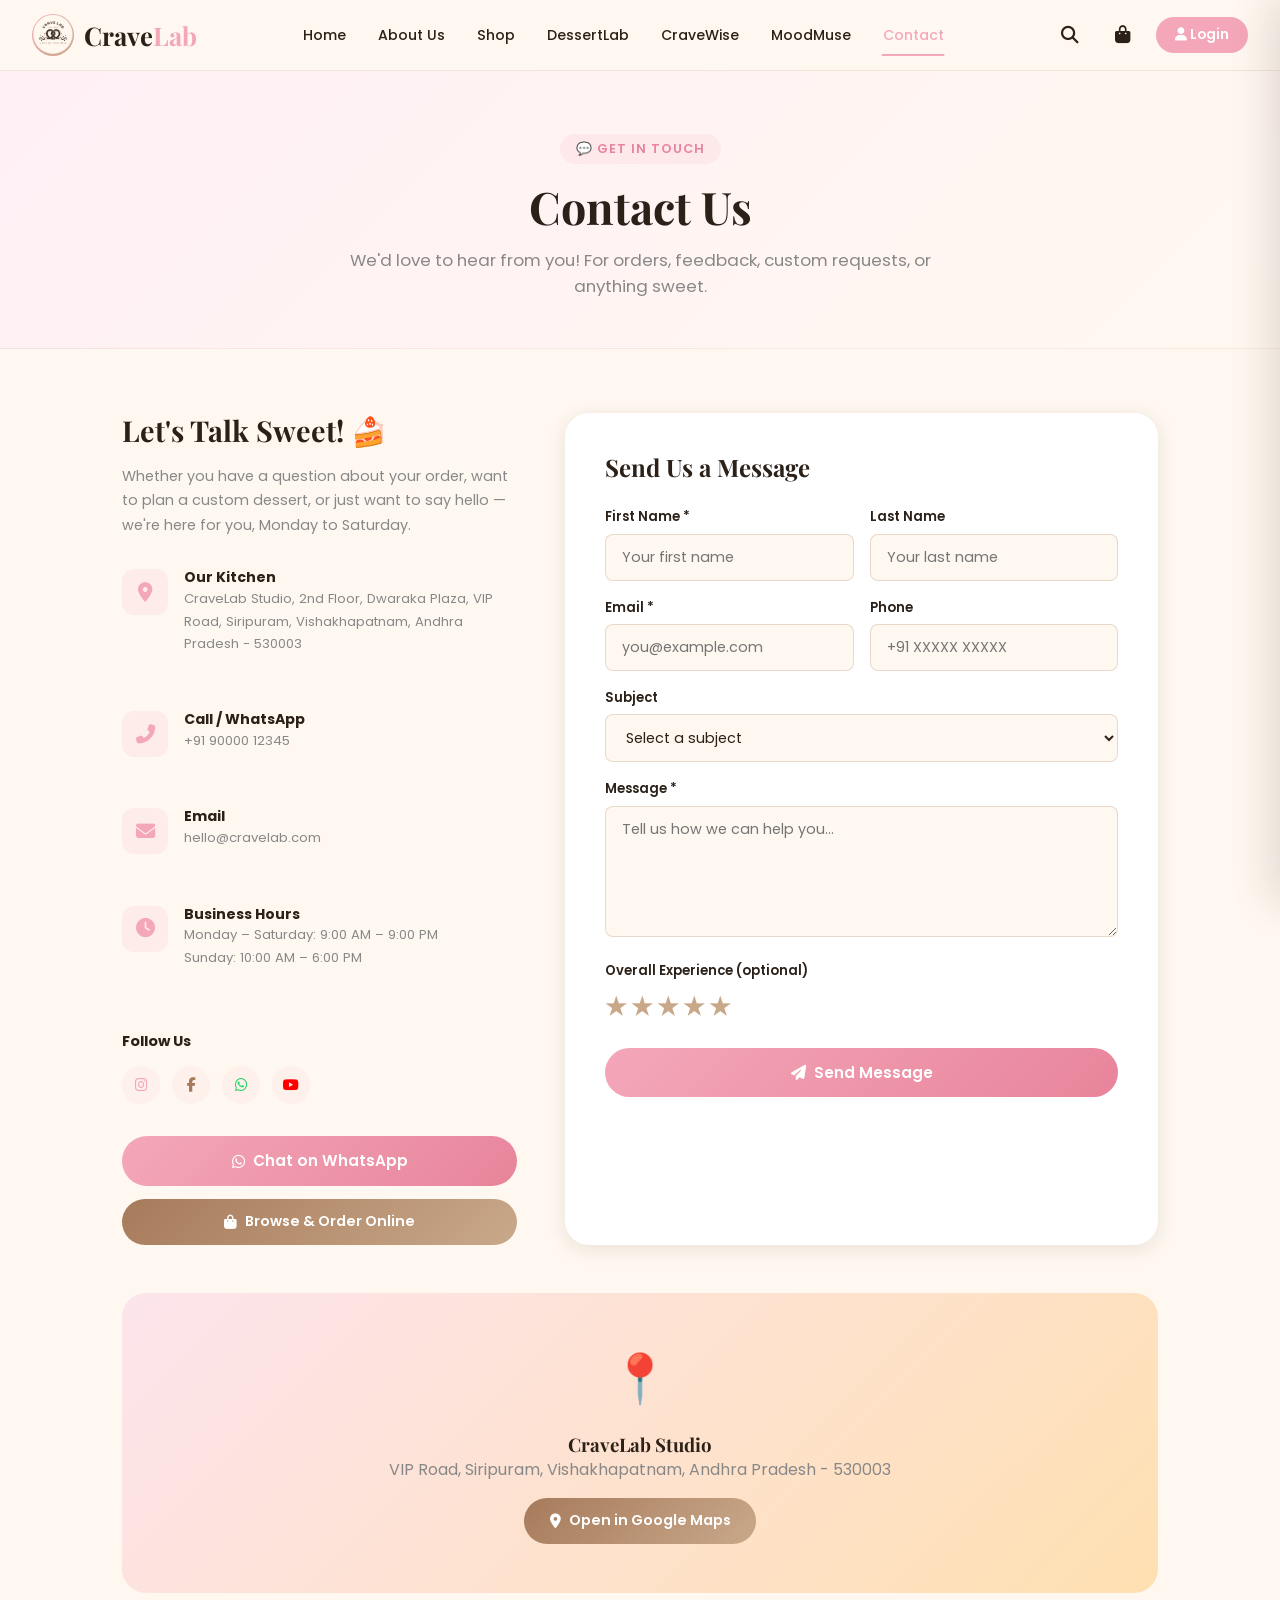
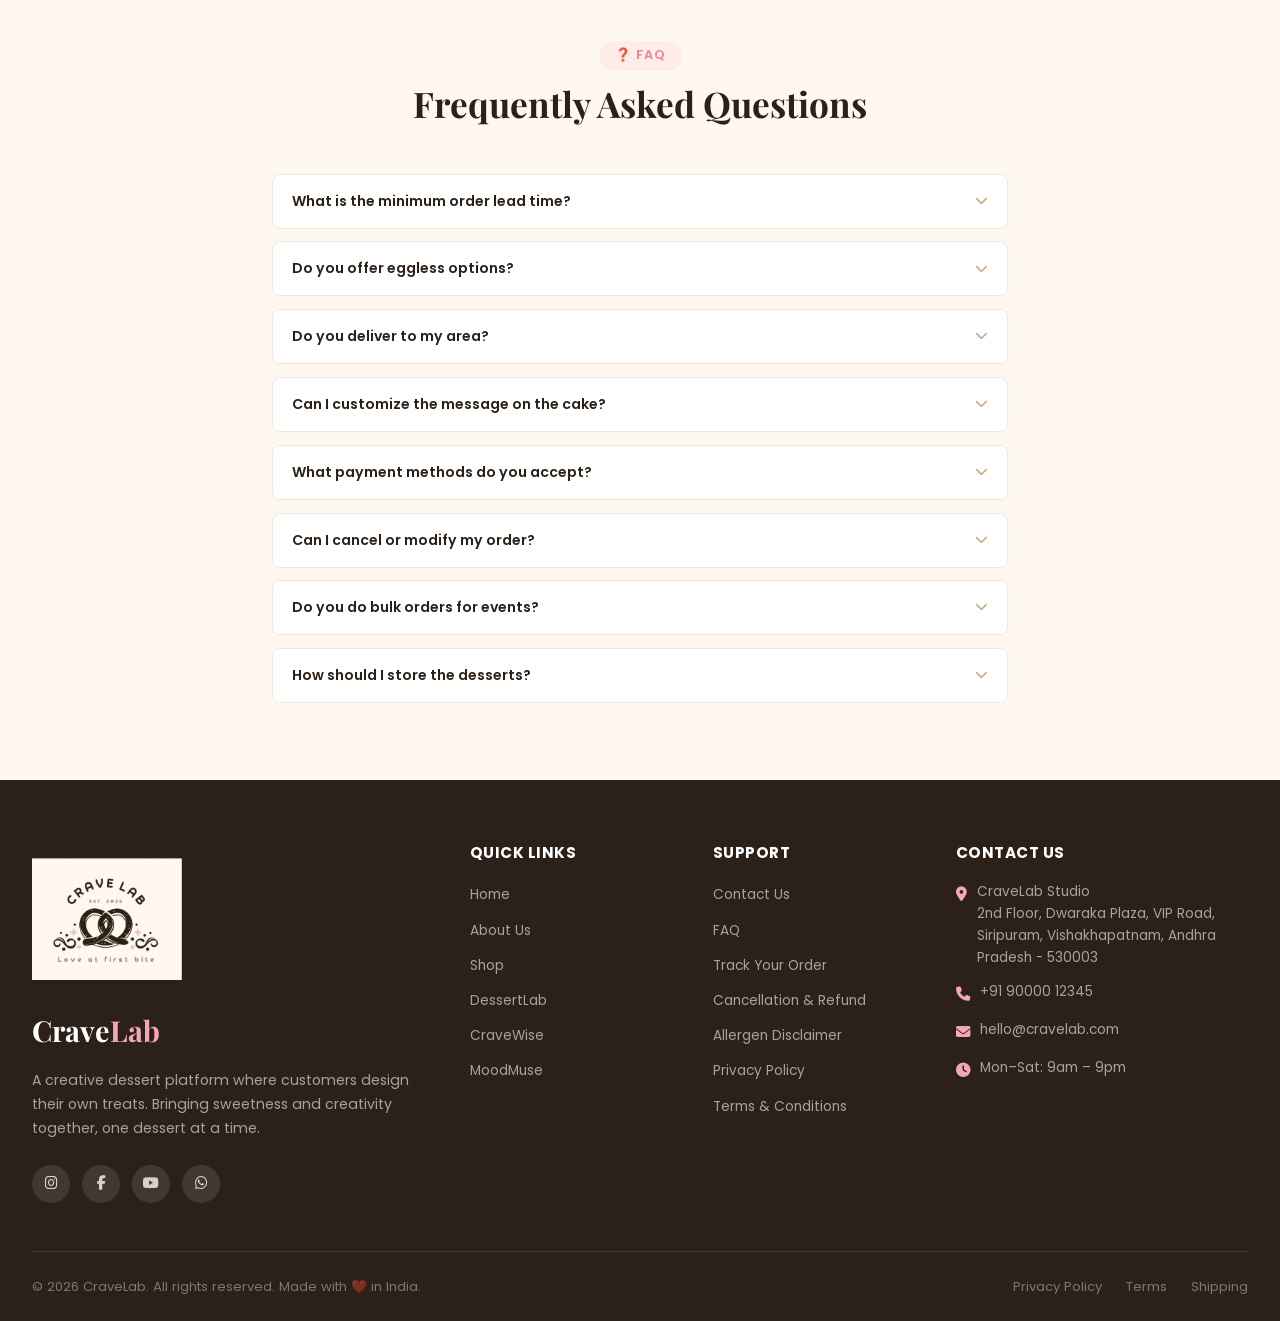
<file: contact.html>
<!DOCTYPE html>
<html lang="en">
<head>
  <meta charset="UTF-8"/>
  <meta name="viewport" content="width=device-width, initial-scale=1.0"/>
  <title>Contact Us – CraveLab</title>
  <link rel="stylesheet" href="css/style.css"/>
  <link rel="stylesheet" href="css/pages.css"/>
  <link rel="stylesheet" href="https://cdn.jsdelivr.net/npm/@fortawesome/fontawesome-free@6.4.0/css/all.min.css"/>
  <link href="https://fonts.googleapis.com/css2?family=Playfair+Display:ital,wght@0,400;0,600;0,700;1,400&family=Poppins:wght@300;400;500;600;700&display=swap" rel="stylesheet"/>
</head>
<body>
<nav class="navbar" id="navbar">
  <div class="nav-container">
    <a href="index.html" class="nav-logo"><img src="round logo.png" alt="round logo" class="logo-icon"><span class="logo-text">Crave<span>Lab</span></span></a>
    <div class="nav-links" id="navLinks">
      <a href="index.html">Home</a><a href="about.html">About Us</a><a href="shop.html">Shop</a>
      <a href="bake.html">DessertLab</a><a href="cravewise.html">CraveWise</a><a href="moodmuse.html">MoodMuse</a><a href="contact.html" class="active">Contact</a>
    </div>
    <div class="nav-actions">
      <button class="btn-icon" onclick="openSearch()"><i class="fas fa-search"></i></button>
      <button class="btn-icon" onclick="toggleCart()"><i class="fas fa-shopping-bag"></i><span class="cart-badge" id="cartBadge">0</span></button>
      <button class="btn-login" onclick="openLoginModal()"><i class="fas fa-user"></i> Login</button>
      <div class="hamburger" id="hamburger" onclick="toggleNav()"><span></span><span></span><span></span></div>
    </div>
  </div>
</nav>

<div class="page-wrapper">
  <div class="page-hero">
    <span class="section-tag">💬 Get in Touch</span>
    <h1>Contact Us</h1>
    <p>We'd love to hear from you! For orders, feedback, custom requests, or anything sweet.</p>
  </div>

  <section class="contact-section">
    <div class="contact-grid">
      <!-- Contact Info -->
      <div class="contact-info">
        <h2>Let's Talk Sweet! 🍰</h2>
        <p>Whether you have a question about your order, want to plan a custom dessert, or just want to say hello — we're here for you, Monday to Saturday.</p>

        <div class="contact-item">
          <div class="ci-icon"><i class="fas fa-map-marker-alt"></i></div>
          <div>
            <h4>Our Kitchen</h4>
            <p>CraveLab Studio, 2nd Floor, Dwaraka Plaza, VIP Road, Siripuram, Vishakhapatnam, Andhra Pradesh - 530003</p>
          </div>
        </div>
        <div class="contact-item">
          <div class="ci-icon"><i class="fas fa-phone-alt"></i></div>
          <div>
            <h4>Call / WhatsApp</h4>
            <p>+91 90000 12345</p>
          </div>
        </div>
        <div class="contact-item">
          <div class="ci-icon"><i class="fas fa-envelope"></i></div>
          <div>
            <h4>Email</h4>
            <p>hello@cravelab.com</p>
          </div>
        </div>
        <div class="contact-item">
          <div class="ci-icon"><i class="fas fa-clock"></i></div>
          <div>
            <h4>Business Hours</h4>
            <p>Monday – Saturday: 9:00 AM – 9:00 PM<br/>Sunday: 10:00 AM – 6:00 PM</p>
          </div>
        </div>

        <div style="margin-top:2rem;">
          <h4 style="font-family:'Poppins',sans-serif;font-size:0.9rem;font-weight:700;color:var(--espresso);margin-bottom:1rem;">Follow Us</h4>
          <div class="social-links">
            <a href="#" class="social-link" style="background:rgba(244,167,185,0.1);color:var(--pink);"><i class="fab fa-instagram"></i></a>
            <a href="#" class="social-link" style="background:rgba(244,167,185,0.1);color:var(--mocha);"><i class="fab fa-facebook-f"></i></a>
            <a href="#" class="social-link" style="background:rgba(244,167,185,0.1);color:#25d366;"><i class="fab fa-whatsapp"></i></a>
            <a href="#" class="social-link" style="background:rgba(244,167,185,0.1);color:#ff0000;"><i class="fab fa-youtube"></i></a>
          </div>
        </div>

        <!-- Quick Actions -->
        <div style="margin-top:2rem;display:flex;flex-direction:column;gap:0.8rem;">
          <a href="https://wa.me/919876543210?text=Hi CraveLab! I want to place an order 🍰" target="_blank" class="btn-primary" style="justify-content:center;">
            <i class="fab fa-whatsapp"></i> Chat on WhatsApp
          </a>
          <a href="shop.html" class="btn-mocha" style="justify-content:center;">
            <i class="fas fa-shopping-bag"></i> Browse & Order Online
          </a>
        </div>
      </div>

      <!-- Contact Form -->
      <div class="contact-form">
        <h2>Send Us a Message</h2>
        <div class="form-row">
          <div class="form-group"><label>First Name *</label><input type="text" id="cfFirstName" placeholder="Your first name"/></div>
          <div class="form-group"><label>Last Name</label><input type="text" id="cfLastName" placeholder="Your last name"/></div>
        </div>
        <div class="form-row">
          <div class="form-group"><label>Email *</label><input type="email" id="cfEmail" placeholder="you@example.com"/></div>
          <div class="form-group"><label>Phone</label><input type="tel" id="cfPhone" placeholder="+91 XXXXX XXXXX"/></div>
        </div>
        <div class="form-group">
          <label>Subject</label>
          <select id="cfSubject">
            <option value="">Select a subject</option>
            <option value="order">🛒 Order Inquiry</option>
            <option value="custom">🎨 Custom Cake Request</option>
            <option value="bulk">📦 Bulk / Corporate Order</option>
            <option value="feedback">⭐ Feedback</option>
            <option value="complaint">⚠️ Complaint</option>
            <option value="baking">🎂 Baking Session</option>
            <option value="other">💬 Other</option>
          </select>
        </div>
        <div class="form-group">
          <label>Message *</label>
          <textarea id="cfMessage" rows="5" placeholder="Tell us how we can help you..."></textarea>
        </div>

        <!-- Rating -->
        <div class="form-group">
          <label>Overall Experience (optional)</label>
          <div class="star-rating-input" id="cfRating">
            <input type="radio" name="cfStar" id="cs5" value="5"/><label for="cs5">★</label>
            <input type="radio" name="cfStar" id="cs4" value="4"/><label for="cs4">★</label>
            <input type="radio" name="cfStar" id="cs3" value="3"/><label for="cs3">★</label>
            <input type="radio" name="cfStar" id="cs2" value="2"/><label for="cs2">★</label>
            <input type="radio" name="cfStar" id="cs1" value="1"/><label for="cs1">★</label>
          </div>
        </div>

        <button class="btn-primary" style="width:100%;justify-content:center;" onclick="submitContactForm()">
          <i class="fas fa-paper-plane"></i> Send Message
        </button>
      </div>
    </div>

    <!-- Map Placeholder -->
    <div style="max-width:1100px;margin:3rem auto 0;padding:0 2rem;">
      <div style="background:linear-gradient(135deg,#fce4ec,#ffe0b2);border-radius:24px;height:300px;display:flex;align-items:center;justify-content:center;text-align:center;">
        <div>
          <div style="font-size:3rem;margin-bottom:1rem;">📍</div>
          <h3 style="color:var(--espresso);">CraveLab Studio</h3>
          <p style="color:var(--gray);">VIP Road, Siripuram, Vishakhapatnam, Andhra Pradesh - 530003</p>
          <a href="https://maps.google.com" target="_blank" class="btn-mocha" style="margin-top:1rem;">
            <i class="fas fa-map-marker-alt"></i> Open in Google Maps
          </a>
        </div>
      </div>
    </div>

    <!-- FAQ Section -->
    <div id="faq" style="max-width:800px;margin:3rem auto 0;padding:0 2rem;">
      <div class="section-header">
        <span class="section-tag">❓ FAQ</span>
        <h2 class="section-title">Frequently Asked Questions</h2>
      </div>
      <div id="faqContainer">
        <!-- Populated by JS -->
      </div>
    </div>
  </section>
</div>

<!-- Success Modal -->
<div class="modal-overlay" id="contactSuccessModal">
  <div class="modal-box" style="text-align:center;max-width:400px;">
    <div style="font-size:4rem;margin-bottom:1rem;">✅</div>
    <h2>Message Sent!</h2>
    <p style="color:var(--gray);margin:0.8rem 0 1.5rem;">Thank you for reaching out! We'll get back to you within 24 hours. In the meantime, feel free to browse our sweet collection! 🍰</p>
    <div style="display:flex;gap:0.8rem;justify-content:center;">
      <button class="btn-secondary" onclick="document.getElementById('contactSuccessModal').classList.remove('active')">Close</button>
      <a href="shop.html" class="btn-primary">Browse Shop</a>
    </div>
  </div>
</div>

<!-- ===== FOOTER ===== -->
<footer class="footer">
  <div class="footer-grid">
    <div class="footer-brand">
      <img src="square logo.png" alt="CraveLab Logo" class="footer-logo" />
      <span class="logo-text">Crave<span>Lab</span></span>
      <p>A creative dessert platform where customers design their own treats. Bringing sweetness and creativity together, one dessert at a time.</p>
      <div class="social-links">
        <a href="#" class="social-link"><i class="fab fa-instagram"></i></a>
        <a href="#" class="social-link"><i class="fab fa-facebook-f"></i></a>
        <a href="#" class="social-link"><i class="fab fa-youtube"></i></a>
        <a href="#" class="social-link"><i class="fab fa-whatsapp"></i></a>
      </div>
    </div>
    <div class="footer-col">
      <h4>Quick Links</h4>
      <ul>
        <li><a href="index.html">Home</a></li>
        <li><a href="about.html">About Us</a></li>
        <li><a href="shop.html">Shop</a></li>
        <li><a href="bake.html">DessertLab</a></li>
        <li><a href="cravewise.html">CraveWise</a></li>
        <li><a href="moodmuse.html">MoodMuse</a></li>
      </ul>
    </div>
    <div class="footer-col">
      <h4>Support</h4>
      <ul>
        <li><a href="contact.html">Contact Us</a></li>
        <li><a href="contact.html#faq">FAQ</a></li>
        <li><a href="#" onclick="routeOrderTracking(); return false;">Track Your Order</a></li>
        <li><a href="Cancellation%20%26%20Refund.pdf">Cancellation & Refund</a></li>
        <li><a href="Allergen%20Disclaimer.pdf">Allergen Disclaimer</a></li>
        <li><a href="Privacy%20Policy.pdf">Privacy Policy</a></li>
        <li><a href="Terms%20%26%20Conditions.pdf">Terms & Conditions</a></li>
      </ul>
    </div>
    <div class="footer-col">
      <h4>Contact Us</h4>
      <div class="footer-contact-item"><span class="icon"><i class="fas fa-map-marker-alt"></i></span><span>CraveLab Studio<br>2nd Floor, Dwaraka Plaza, VIP Road, Siripuram, Vishakhapatnam, Andhra Pradesh - 530003</span></div>
      <div class="footer-contact-item"><span class="icon"><i class="fas fa-phone"></i></span><span>+91 90000 12345</span></div>
      <div class="footer-contact-item"><span class="icon"><i class="fas fa-envelope"></i></span><span>hello@cravelab.com</span></div>
      <div class="footer-contact-item"><span class="icon"><i class="fas fa-clock"></i></span><span>Mon–Sat: 9am – 9pm</span></div>
    </div>
  </div>
  <div class="footer-bottom">
    <p>© 2026 CraveLab. All rights reserved. Made with ❤️ in India.</p>
    <div class="footer-bottom-links">
      <a href="Privacy%20Policy.pdf">Privacy Policy</a>
      <a href="Terms%20%26%20Conditions.pdf">Terms</a>
      <a href="#">Shipping</a>
    </div>
  </div>
</footer>

<div class="modal-overlay" id="loginModal">
  <div class="modal-box"><button class="modal-close" onclick="closeLoginModal()"><i class="fas fa-times"></i></button>
    <div class="modal-logo"><div class="icon"><img src = 'round logo.png' alt="CraveLab Logo"/></div><h2>Welcome to CraveLab</h2><p>Sign in to track orders</p></div>
    <div class="modal-tabs"><button class="modal-tab active" onclick="switchTab('login')">Login</button><button class="modal-tab" onclick="switchTab('register')">Register</button></div>
    <div id="loginForm"><div class="form-group"><label>Email</label><input type="email" id="loginEmail" placeholder="you@example.com"/></div><div class="form-group"><label>Password</label><input type="password" id="loginPassword" placeholder="Password"/></div><button class="btn-primary" style="width:100%;justify-content:center;margin-bottom:1rem;" onclick="doLogin()">Login</button><div class="divider">or</div><button class="btn-guest" onclick="continueAsGuest()"><i class="fas fa-user-circle"></i> Continue as Guest</button></div>
    <div id="registerForm" style="display:none;"><div class="form-group"><label>Name</label><input type="text" id="regName" placeholder="Your name"/></div><div class="form-group"><label>Email</label><input type="email" id="regEmail" placeholder="email"/></div><div class="form-group"><label>Phone</label><input type="tel" id="regPhone" placeholder="+91"/></div><div class="form-group"><label>Password</label><input type="password" id="regPassword" placeholder="Password"/></div><button class="btn-primary" style="width:100%;justify-content:center;margin-bottom:1rem;" onclick="doRegister()">Register</button><div class="divider">or</div><button class="btn-guest" onclick="continueAsGuest()"><i class="fas fa-user-circle"></i> Continue as Guest</button></div>
  </div>
</div>
<div class="cart-overlay" id="cartOverlay" onclick="toggleCart()"></div>
<div class="cart-sidebar" id="cartSidebar"><div class="cart-header"><h3><i class="fas fa-shopping-bag"></i> Cart</h3><button class="btn-icon" onclick="toggleCart()"><i class="fas fa-times"></i></button></div><div class="cart-items" id="cartItems"></div><div class="cart-footer" id="cartFooter" style="display:none;"><div class="cart-summary"><div class="cart-summary-row"><span>Subtotal</span><span id="cartSubtotal">₹0</span></div><div class="cart-summary-row"><span>Delivery</span><span>₹50</span></div><div class="cart-summary-row total"><span>Total</span><span id="cartTotal">₹0</span></div></div><a href="checkout.html" class="btn-primary" style="width:100%;justify-content:center;"><i class="fas fa-lock"></i> Checkout</a></div></div>
<div class="modal-overlay" id="searchModal"><div class="modal-box" style="max-width:600px;padding:1.5rem;"><button class="modal-close" onclick="closeSearch()"><i class="fas fa-times"></i></button><div class="search-input-wrap"><i class="fas fa-search"></i><input type="text" id="searchInput" placeholder="Search..." oninput="performSearch(this.value)" autofocus/></div><div id="searchResults" class="search-results"></div></div></div>
<div id="toast-container"></div>

<script src="js/data.js"></script><script src="js/cart.js"></script><script src="js/auth.js"></script>
<script>
const FAQS = [
  { q: 'What is the minimum order lead time?', a: 'Standard orders require at least 24-48 hours advance notice. Custom cakes and large orders may require 3-5 days.' },
  { q: 'Do you offer eggless options?', a: 'Yes! We have a dedicated range of eggless desserts. Look for the 🥚 Eggless badge on product pages, or filter by "Eggless" in our shop.' },
  { q: 'Do you deliver to my area?', a: 'We currently deliver within Vishakhapatnam and surrounding areas (up to 30km). Enter your PIN code during checkout to check availability.' },
  { q: 'Can I customize the message on the cake?', a: 'Absolutely! All our cakes can be personalized with custom messages, colors, and themes. Use the DessertLab feature or mention it in the order notes.' },
  { q: 'What payment methods do you accept?', a: 'We accept UPI (GPay, PhonePe, Paytm), credit/debit cards, net banking, and cash on delivery for select areas.' },
  { q: 'Can I cancel or modify my order?', a: 'Orders can be cancelled or modified up to 12 hours before the scheduled delivery/pickup time. Contact us immediately if you need changes.' },
  { q: 'Do you do bulk orders for events?', a: 'Yes! We love catering to weddings, corporate events, and parties. Contact us directly for bulk pricing and special arrangements.' },
  { q: 'How should I store the desserts?', a: 'Most desserts should be refrigerated and consumed within 2-3 days. Detailed storage instructions are included with each order.' },
];

document.addEventListener('DOMContentLoaded', renderFAQ);

function renderFAQ() {
  const container = document.getElementById('faqContainer');
  if (!container) return;
  container.innerHTML = FAQS.map((faq, i) => `
    <div style="border:1px solid rgba(166,123,91,0.15);border-radius:var(--radius-sm);margin-bottom:0.8rem;overflow:hidden;">
      <button onclick="toggleFAQ(${i})" style="width:100%;padding:1rem 1.2rem;background:white;border:none;text-align:left;cursor:pointer;display:flex;justify-content:space-between;align-items:center;font-family:'Poppins',sans-serif;font-weight:600;font-size:0.88rem;color:var(--espresso);">
        ${faq.q}
        <i class="fas fa-chevron-down" id="faqIcon${i}" style="transition:transform 0.3s;color:var(--caramel);font-size:0.8rem;"></i>
      </button>
      <div id="faqAnswer${i}" style="display:none;padding:0 1.2rem 1rem;font-size:0.85rem;color:var(--gray);line-height:1.7;background:var(--cream);">${faq.a}</div>
    </div>
  `).join('');
}

function toggleFAQ(idx) {
  const answer = document.getElementById(`faqAnswer${idx}`);
  const icon = document.getElementById(`faqIcon${idx}`);
  const isOpen = answer.style.display === 'block';
  answer.style.display = isOpen ? 'none' : 'block';
  icon.style.transform = isOpen ? '' : 'rotate(180deg)';
}

function submitContactForm() {
  const firstName = document.getElementById('cfFirstName').value.trim();
  const email = document.getElementById('cfEmail').value.trim();
  const message = document.getElementById('cfMessage').value.trim();

  if (!firstName || !email || !message) {
    showToast('Please fill in all required fields (*)', 'error');
    return;
  }

  const formData = {
    type: 'contact',
    firstName,
    lastName: document.getElementById('cfLastName').value,
    email,
    phone: document.getElementById('cfPhone').value,
    subject: document.getElementById('cfSubject').value,
    message,
    rating: document.querySelector('input[name="cfStar"]:checked')?.value || null,
    timestamp: new Date().toISOString()
  };

  // Send to Google Sheets
  const url = CRAVELAB_DATA.SHEETS_URL;
  if (url && !url.includes('YOUR_SCRIPT_ID')) {
    fetch(url, {
      method: 'POST',
      mode: 'no-cors',
      headers: { 'Content-Type': 'application/json' },
      body: JSON.stringify({ ...formData, sheetType: 'Contact' })
    });
  }

  // Save locally
  let contacts = JSON.parse(localStorage.getItem('cravelab_contacts') || '[]');
  contacts.push(formData);
  localStorage.setItem('cravelab_contacts', JSON.stringify(contacts));

  document.getElementById('contactSuccessModal').classList.add('active');
  document.body.style.overflow = 'hidden';
}
</script>
</body>
</html>
</file>
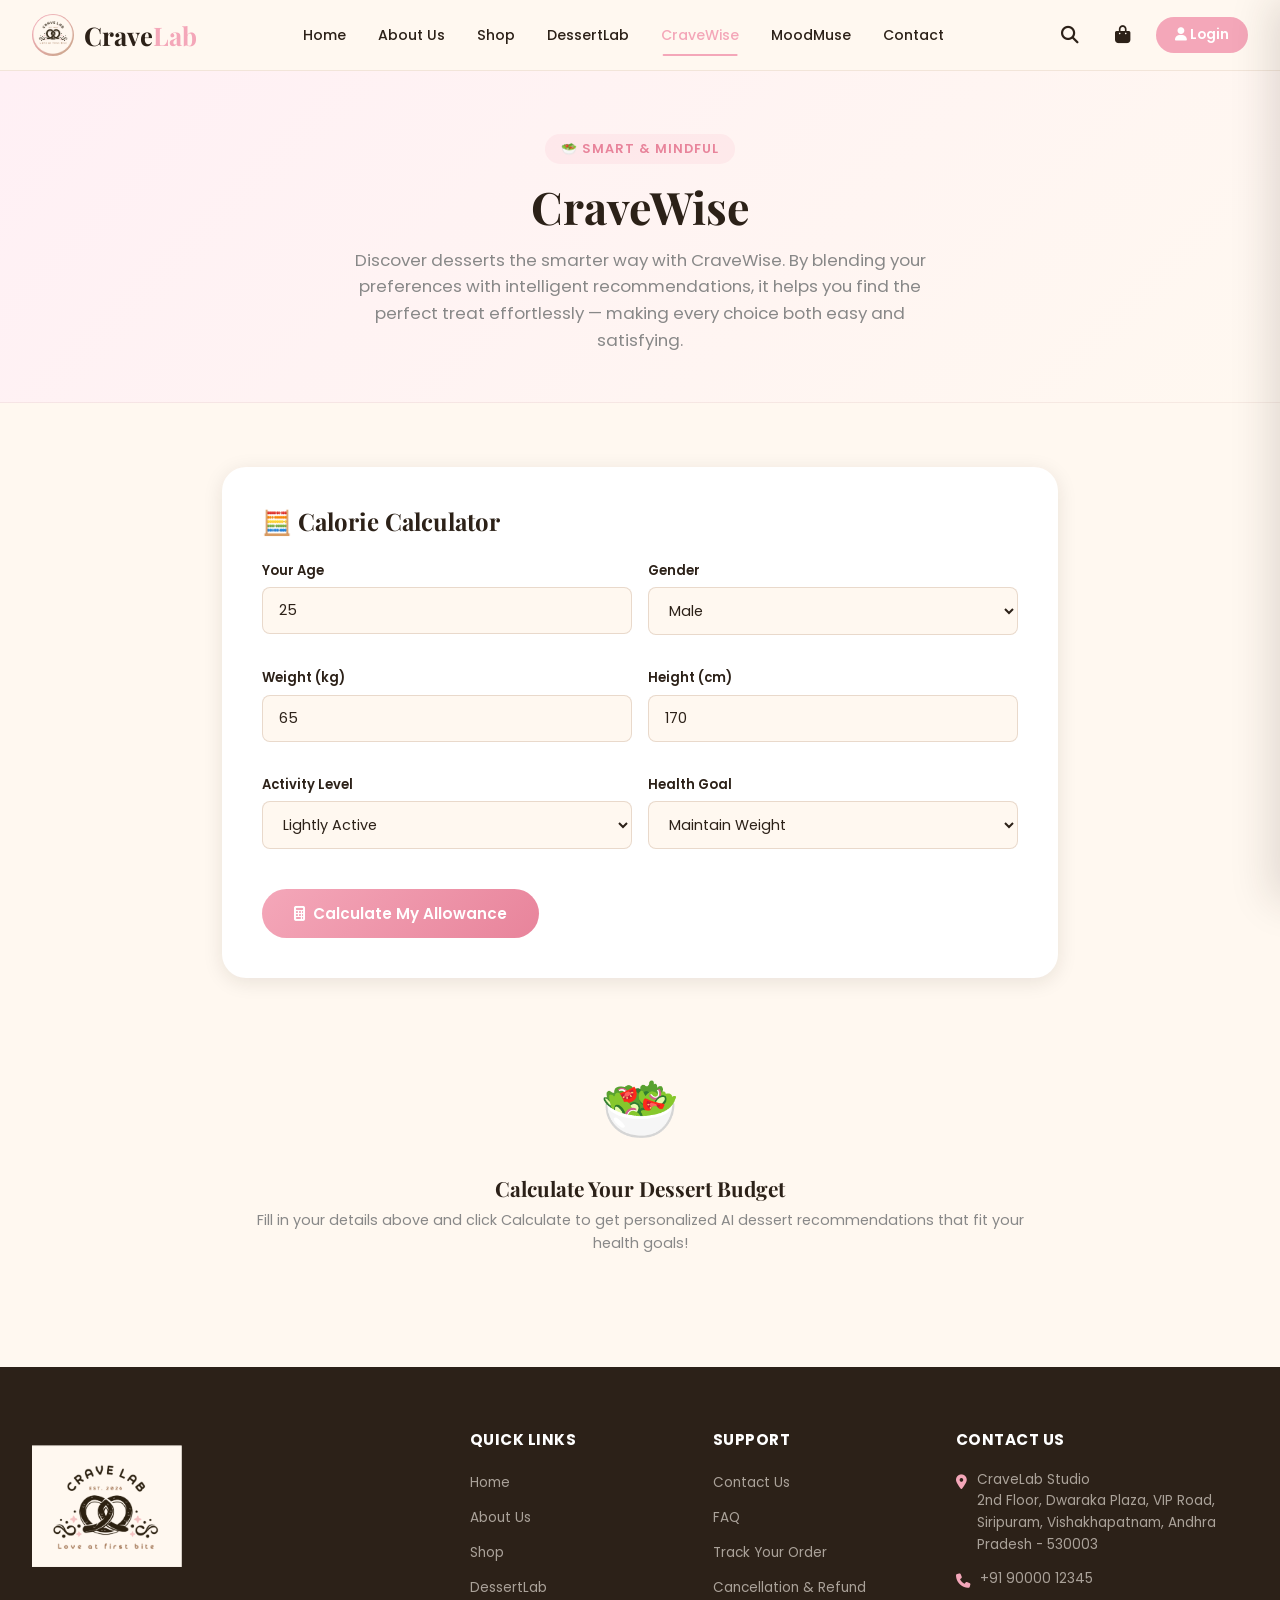
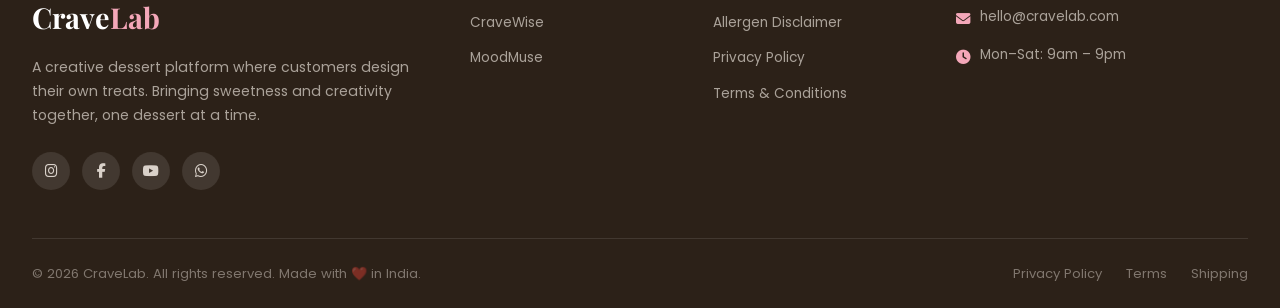
<file: cravewise.html>
<!DOCTYPE html>
<html lang="en">
<head>
  <meta charset="UTF-8"/>
  <meta name="viewport" content="width=device-width, initial-scale=1.0"/>
  <title>CraveWise – Smart Dessert Recommendations | CraveLab</title>
  <link rel="stylesheet" href="css/style.css"/>
  <link rel="stylesheet" href="css/pages.css"/>
  <link rel="stylesheet" href="https://cdn.jsdelivr.net/npm/@fortawesome/fontawesome-free@6.4.0/css/all.min.css"/>
  <link href="https://fonts.googleapis.com/css2?family=Playfair+Display:ital,wght@0,400;0,600;0,700;1,400&family=Poppins:wght@300;400;500;600;700&display=swap" rel="stylesheet"/>
</head>
<body>
<nav class="navbar" id="navbar">
  <div class="nav-container">
    <a href="index.html" class="nav-logo"><img src="round logo.png" alt="round logo" class="logo-icon"><span class="logo-text">Crave<span>Lab</span></span></a>
    <div class="nav-links" id="navLinks">
      <a href="index.html">Home</a><a href="about.html">About Us</a><a href="shop.html">Shop</a>
      <a href="bake.html">DessertLab</a><a href="cravewise.html" class="active">CraveWise</a><a href="moodmuse.html">MoodMuse</a><a href="contact.html">Contact</a>
    </div>
    <div class="nav-actions">
      <button class="btn-icon" onclick="openSearch()"><i class="fas fa-search"></i></button>
      <button class="btn-icon" onclick="toggleCart()"><i class="fas fa-shopping-bag"></i><span class="cart-badge" id="cartBadge">0</span></button>
      <button class="btn-login" onclick="openLoginModal()"><i class="fas fa-user"></i> Login</button>
      <div class="hamburger" id="hamburger" onclick="toggleNav()"><span></span><span></span><span></span></div>
    </div>
  </div>
</nav>

<div class="page-wrapper">
  <div class="page-hero">
    <span class="section-tag">🥗 Smart & Mindful</span>
    <h1>CraveWise</h1>
    <p>Discover desserts the smarter way with CraveWise. By blending your preferences with intelligent recommendations, it helps you find the perfect treat effortlessly — making every choice both easy and satisfying.</p>
  </div>
  <section class="cravewise-section">
    <div class="cravewise-container">

      <!-- Calorie Calculator -->
      <div class="calorie-calculator">
        <h2>🧮 Calorie Calculator</h2>
        <div class="calc-grid">
          <div class="form-group">
            <label>Your Age</label>
            <input type="number" id="cwAge" placeholder="e.g., 25" min="10" max="80" value="25"/>
          </div>
          <div class="form-group">
            <label>Gender</label>
            <select id="cwGender">
              <option value="male">Male</option>
              <option value="female">Female</option>
              <option value="other">Other</option>
            </select>
          </div>
          <div class="form-group">
            <label>Weight (kg)</label>
            <input type="number" id="cwWeight" placeholder="e.g., 65" min="30" max="200" value="65"/>
          </div>
          <div class="form-group">
            <label>Height (cm)</label>
            <input type="number" id="cwHeight" placeholder="e.g., 170" min="100" max="250" value="170"/>
          </div>
          <div class="form-group">
            <label>Activity Level</label>
            <select id="cwActivity">
              <option value="sedentary">Sedentary (office work)</option>
              <option value="light" selected>Lightly Active</option>
              <option value="moderate">Moderately Active</option>
              <option value="active">Very Active</option>
            </select>
          </div>
          <div class="form-group">
            <label>Health Goal</label>
            <select id="cwGoal">
              <option value="maintain" selected>Maintain Weight</option>
              <option value="lose">Lose Weight</option>
              <option value="gain">Gain Weight</option>
              <option value="muscle">Build Muscle</option>
            </select>
          </div>
        </div>
        <button class="btn-primary" onclick="calculateCalories()"><i class="fas fa-calculator"></i> Calculate My Allowance</button>
      </div>

      <!-- Calorie Display -->
      <div id="calorieDisplay" style="display:none;">
        <div class="calorie-display">
          <div class="cal-num" id="calNum">0</div>
          <div class="cal-label">Daily Calorie Allowance (kcal)</div>
        </div>

        <!-- Macro Breakdown -->
        <div style="background:white;border-radius:var(--radius);padding:1.5rem;margin:1rem 0;box-shadow:var(--shadow);">
          <h3 style="font-size:1rem;margin-bottom:1rem;">Macro Breakdown</h3>
          <div class="macro-bars">
            <div class="macro-bar">
              <div class="bar-label"><span>Carbs</span><span id="carbsGm">0g</span></div>
              <div class="bar-track"><div class="bar-fill" id="carbsBar" style="background:#F4A7B9;width:0;"></div></div>
            </div>
            <div class="macro-bar">
              <div class="bar-label"><span>Protein</span><span id="proteinGm">0g</span></div>
              <div class="bar-track"><div class="bar-fill" id="proteinBar" style="background:#A67B5B;width:0;"></div></div>
            </div>
            <div class="macro-bar">
              <div class="bar-label"><span>Fat</span><span id="fatGm">0g</span></div>
              <div class="bar-track"><div class="bar-fill" id="fatBar" style="background:#C9A88A;width:0;"></div></div>
            </div>
          </div>
          <p style="font-size:0.8rem;color:var(--gray);margin-top:0.8rem;" id="cwDessertBudget"></p>
        </div>

        <!-- AI Dessert Recommendations -->
        <div style="background:white;border-radius:var(--radius);padding:1.5rem;box-shadow:var(--shadow);">
          <div style="display:flex;align-items:center;gap:10px;margin-bottom:1.5rem;">
            <span style="font-size:1.5rem;">🤖</span>
            <div>
              <h3 style="font-size:1.05rem;color:var(--espresso);">AI-Powered Recommendations</h3>
              <p style="font-size:0.82rem;color:var(--gray);">Based on your calorie allowance and goals</p>
            </div>
          </div>

          <div style="margin-bottom:1.5rem;">
            <h4 style="font-size:0.88rem;margin-bottom:0.8rem;color:var(--espresso);">Filter by:</h4>
            <div style="display:flex;gap:0.6rem;flex-wrap:wrap;">
              <button class="filter-tab active" id="cwFilterAll" onclick="cwFilter('all', this)" style="padding:0.4rem 0.9rem;">All</button>
              <button class="filter-tab" onclick="cwFilter('birthday', this)" style="padding:0.4rem 0.9rem;">🎂 Birthday</button>
              <button class="filter-tab" onclick="cwFilter('party', this)" style="padding:0.4rem 0.9rem;">🎉 Party</button>
              <button class="filter-tab" onclick="cwFilter('daily', this)" style="padding:0.4rem 0.9rem;">☀️ Daily Treat</button>
              <button class="filter-tab" onclick="cwFilter('gifting', this)" style="padding:0.4rem 0.9rem;">🎁 Gifting</button>
            </div>
          </div>

          <div class="cw-recs-grid" id="cwRecsGrid">
            <!-- Populated by JS -->
          </div>
        </div>

        <!-- Dessert Calorie Database -->
        <div style="background:white;border-radius:var(--radius);padding:1.5rem;margin-top:1.5rem;box-shadow:var(--shadow);">
          <h3 style="font-size:1.05rem;margin-bottom:1rem;color:var(--espresso);">📊 Dessert Calorie Database</h3>
          <div style="overflow-x:auto;">
            <table style="width:100%;border-collapse:collapse;font-size:0.85rem;">
              <thead>
                <tr style="background:var(--cream);">
                  <th style="padding:0.7rem 1rem;text-align:left;font-weight:700;color:var(--gray);font-size:0.75rem;text-transform:uppercase;">Dessert</th>
                  <th style="padding:0.7rem 1rem;text-align:center;font-weight:700;color:var(--gray);font-size:0.75rem;text-transform:uppercase;">Calories</th>
                  <th style="padding:0.7rem 1rem;text-align:center;font-weight:700;color:var(--gray);font-size:0.75rem;text-transform:uppercase;">Protein</th>
                  <th style="padding:0.7rem 1rem;text-align:center;font-weight:700;color:var(--gray);font-size:0.75rem;text-transform:uppercase;">Carbs</th>
                  <th style="padding:0.7rem 1rem;text-align:center;font-weight:700;color:var(--gray);font-size:0.75rem;text-transform:uppercase;">Fat</th>
                </tr>
              </thead>
              <tbody id="calorieTableBody">
                <!-- Populated by JS -->
              </tbody>
            </table>
          </div>
        </div>
      </div>

      <!-- Initial CTA -->
      <div id="cwInitialCTA" style="text-align:center;padding:3rem 1rem;">
        <div style="font-size:4rem;margin-bottom:1rem;">🥗</div>
        <h3 style="font-size:1.3rem;color:var(--espresso);margin-bottom:0.5rem;">Calculate Your Dessert Budget</h3>
        <p style="color:var(--gray);font-size:0.9rem;">Fill in your details above and click Calculate to get personalized AI dessert recommendations that fit your health goals!</p>
      </div>

    </div>
  </section>
</div>


<!-- ===== FOOTER ===== -->
<footer class="footer">
  <div class="footer-grid">
    <div class="footer-brand">
      <img src="square logo.png" alt="CraveLab Logo" class="footer-logo" />
      <span class="logo-text">Crave<span>Lab</span></span>
      <p>A creative dessert platform where customers design their own treats. Bringing sweetness and creativity together, one dessert at a time.</p>
      <div class="social-links">
        <a href="#" class="social-link"><i class="fab fa-instagram"></i></a>
        <a href="#" class="social-link"><i class="fab fa-facebook-f"></i></a>
        <a href="#" class="social-link"><i class="fab fa-youtube"></i></a>
        <a href="#" class="social-link"><i class="fab fa-whatsapp"></i></a>
      </div>
    </div>
    <div class="footer-col">
      <h4>Quick Links</h4>
      <ul>
        <li><a href="index.html">Home</a></li>
        <li><a href="about.html">About Us</a></li>
        <li><a href="shop.html">Shop</a></li>
        <li><a href="bake.html">DessertLab</a></li>
        <li><a href="cravewise.html">CraveWise</a></li>
        <li><a href="moodmuse.html">MoodMuse</a></li>
      </ul>
    </div>
    <div class="footer-col">
      <h4>Support</h4>
      <ul>
        <li><a href="contact.html">Contact Us</a></li>
        <li><a href="contact.html#faq">FAQ</a></li>
        <li><a href="#" onclick="routeOrderTracking(); return false;">Track Your Order</a></li>
        <li><a href="Cancellation%20%26%20Refund.pdf">Cancellation & Refund</a></li>
        <li><a href="Allergen%20Disclaimer.pdf">Allergen Disclaimer</a></li>
        <li><a href="Privacy%20Policy.pdf">Privacy Policy</a></li>
        <li><a href="Terms%20%26%20Conditions.pdf">Terms & Conditions</a></li>
      </ul>
    </div>
    <div class="footer-col">
      <h4>Contact Us</h4>
      <div class="footer-contact-item"><span class="icon"><i class="fas fa-map-marker-alt"></i></span><span>CraveLab Studio<br>2nd Floor, Dwaraka Plaza, VIP Road, Siripuram, Vishakhapatnam, Andhra Pradesh - 530003</span></div>
      <div class="footer-contact-item"><span class="icon"><i class="fas fa-phone"></i></span><span>+91 90000 12345</span></div>
      <div class="footer-contact-item"><span class="icon"><i class="fas fa-envelope"></i></span><span>hello@cravelab.com</span></div>
      <div class="footer-contact-item"><span class="icon"><i class="fas fa-clock"></i></span><span>Mon–Sat: 9am – 9pm</span></div>
    </div>
  </div>
  <div class="footer-bottom">
    <p>© 2026 CraveLab. All rights reserved. Made with ❤️ in India.</p>
    <div class="footer-bottom-links">
      <a href="Privacy%20Policy.pdf">Privacy Policy</a>
      <a href="Terms%20%26%20Conditions.pdf">Terms</a>
      <a href="#">Shipping</a>
    </div>
  </div>
</footer>

<div class="modal-overlay" id="loginModal">
  <div class="modal-box"><button class="modal-close" onclick="closeLoginModal()"><i class="fas fa-times"></i></button>
    <div class="modal-logo"><div class="icon"><img src = 'round logo.png' alt="CraveLab Logo"/></div><h2>Welcome to CraveLab</h2><p>Sign in to track orders</p></div>
    <div class="modal-tabs"><button class="modal-tab active" onclick="switchTab('login')">Login</button><button class="modal-tab" onclick="switchTab('register')">Register</button></div>
    <div id="loginForm"><div class="form-group"><label>Email</label><input type="email" id="loginEmail" placeholder="you@example.com"/></div><div class="form-group"><label>Password</label><input type="password" id="loginPassword" placeholder="Password"/></div><button class="btn-primary" style="width:100%;justify-content:center;margin-bottom:1rem;" onclick="doLogin()">Login</button><div class="divider">or</div><button class="btn-guest" onclick="continueAsGuest()"><i class="fas fa-user-circle"></i> Continue as Guest</button></div>
    <div id="registerForm" style="display:none;"><div class="form-group"><label>Name</label><input type="text" id="regName" placeholder="Your name"/></div><div class="form-group"><label>Email</label><input type="email" id="regEmail" placeholder="email"/></div><div class="form-group"><label>Phone</label><input type="tel" id="regPhone" placeholder="+91"/></div><div class="form-group"><label>Password</label><input type="password" id="regPassword" placeholder="Password"/></div><button class="btn-primary" style="width:100%;justify-content:center;margin-bottom:1rem;" onclick="doRegister()">Register</button><div class="divider">or</div><button class="btn-guest" onclick="continueAsGuest()"><i class="fas fa-user-circle"></i> Continue as Guest</button></div>
  </div>
</div>
<div class="cart-overlay" id="cartOverlay" onclick="toggleCart()"></div>
<div class="cart-sidebar" id="cartSidebar"><div class="cart-header"><h3><i class="fas fa-shopping-bag"></i> Cart</h3><button class="btn-icon" onclick="toggleCart()"><i class="fas fa-times"></i></button></div><div class="cart-items" id="cartItems"></div><div class="cart-footer" id="cartFooter" style="display:none;"><div class="cart-summary"><div class="cart-summary-row"><span>Subtotal</span><span id="cartSubtotal">₹0</span></div><div class="cart-summary-row"><span>Delivery</span><span>₹50</span></div><div class="cart-summary-row total"><span>Total</span><span id="cartTotal">₹0</span></div></div><a href="checkout.html" class="btn-primary" style="width:100%;justify-content:center;"><i class="fas fa-lock"></i> Checkout</a></div></div>
<div class="modal-overlay" id="searchModal"><div class="modal-box" style="max-width:600px;padding:1.5rem;"><button class="modal-close" onclick="closeSearch()"><i class="fas fa-times"></i></button><div class="search-input-wrap"><i class="fas fa-search"></i><input type="text" id="searchInput" placeholder="Search..." oninput="performSearch(this.value)" autofocus/></div><div id="searchResults" class="search-results"></div></div></div>
<div id="toast-container"></div>

<script src="js/data.js"></script><script src="js/cart.js"></script><script src="js/auth.js"></script>
<script src="js/home.js"></script>
<script>
// CraveWise Logic
function calculateCalories() {
  const age = parseInt(document.getElementById('cwAge').value) || 25;
  const gender = document.getElementById('cwGender').value;
  const weight = parseInt(document.getElementById('cwWeight').value) || 65;
  const height = parseInt(document.getElementById('cwHeight').value) || 170;
  const activity = document.getElementById('cwActivity').value;
  const goal = document.getElementById('cwGoal').value;

  // Mifflin-St Jeor Equation
  let bmr;
  if (gender === 'male') {
    bmr = 10 * weight + 6.25 * height - 5 * age + 5;
  } else {
    bmr = 10 * weight + 6.25 * height - 5 * age - 161;
  }

  const activityFactors = { sedentary: 1.2, light: 1.375, moderate: 1.55, active: 1.725 };
  let tdee = bmr * (activityFactors[activity] || 1.375);

  const goalAdjust = { maintain: 0, lose: -500, gain: 300, muscle: 200 };
  tdee += goalAdjust[goal] || 0;
  tdee = Math.round(tdee);

  // Macros
  const carbs = Math.round((tdee * 0.50) / 4);
  const protein = Math.round((tdee * 0.25) / 4);
  const fat = Math.round((tdee * 0.25) / 9);

  // Dessert budget = 10-15% of calories
  const dessertBudget = Math.round(tdee * 0.12);

  document.getElementById('calNum').textContent = tdee.toLocaleString();
  document.getElementById('carbsGm').textContent = carbs + 'g';
  document.getElementById('proteinGm').textContent = protein + 'g';
  document.getElementById('fatGm').textContent = fat + 'g';

  // Animate bars
  setTimeout(() => {
    document.getElementById('carbsBar').style.width = '50%';
    document.getElementById('proteinBar').style.width = '25%';
    document.getElementById('fatBar').style.width = '25%';
  }, 100);

  document.getElementById('cwDessertBudget').innerHTML =
    `💡 <strong>Dessert Budget:</strong> ~${dessertBudget} kcal/day — that's roughly ${goal === 'lose' ? '1 small pastry' : '2 pastries or a brownie'} per day!`;

  document.getElementById('cwInitialCTA').style.display = 'none';
  document.getElementById('calorieDisplay').style.display = 'block';

  // Determine calorie tier for recommendations
  const tier = tdee < 1600 ? 'low' : tdee < 2200 ? 'medium' : 'high';
  renderCWRecs(tier, dessertBudget, 'all');
  renderCalorieTable();

  showToast('Calorie calculation complete! 🥗', 'success');
}

function cwFilter(occasion, btn) {
  document.querySelectorAll('.filter-tab').forEach(t => t.classList.remove('active'));
  btn.classList.add('active');
  const calNum = parseInt(document.getElementById('calNum').textContent.replace(/,/g, '')) || 2000;
  const tier = calNum < 1600 ? 'low' : calNum < 2200 ? 'medium' : 'high';
  renderCWRecs(tier, Math.round(calNum * 0.12), occasion);
}

function renderCWRecs(tier, budget, occasion) {
  const grid = document.getElementById('cwRecsGrid');
  if (!grid) return;

  let products = [...CRAVELAB_DATA.products];

  // Filter by budget
  products = products.filter(p => Object.values(p.prices)[0] <= budget * 2);

  // Occasion hints
  if (occasion === 'birthday') products = products.filter(p => p.category === 'cakes');
  else if (occasion === 'party') products = products.filter(p => ['cakes', 'desserts'].includes(p.category));
  else if (occasion === 'daily') products = products.filter(p => ['pastries', 'donuts', 'brownies'].includes(p.category));
  else if (occasion === 'gifting') products = products.filter(p => p.popular);

  // Calorie considerations
  const calorieData = CRAVELAB_DATA.calorieData;
  const recommended = CRAVELAB_DATA.cravewiseRecs[tier] || CRAVELAB_DATA.cravewiseRecs.medium;

  // Sort: recommended ones first
  products.sort((a, b) => {
    const aRec = recommended.some(r => a.name.includes(r.split(' ')[0])) ? -1 : 1;
    const bRec = recommended.some(r => b.name.includes(r.split(' ')[0])) ? -1 : 1;
    return aRec - bRec;
  });

  products = products.slice(0, 8);

  grid.innerHTML = products.map(p => {
    const firstPrice = Object.values(p.prices)[0];
    const calKey = Object.keys(calorieData).find(k => k.includes(p.name.split(' ')[0]));
    const cal = calKey ? calorieData[calKey].calories : Math.round(Math.random() * 200 + 150);
    return `
      <div class="cw-rec-card" onclick="addToCart('${p.id}')">
        <img class="rec-image" src="${p.image || 'images/placeholder.png'}" alt="${p.name}">
        <h4>${p.name}</h4>
        <div class="cal-info">~${typeof cal === 'number' && cal > 500 ? Math.round(cal / 4) : cal} kcal</div>
        <div style="margin-top:0.5rem;font-size:0.78rem;color:var(--mocha);font-weight:600;">from ₹${firstPrice}</div>
        <button class="btn-add-cart" style="margin-top:0.5rem;font-size:0.75rem;padding:0.3rem 0.8rem;">Add to Cart</button>
      </div>
    `;
  }).join('');
}

function renderCalorieTable() {
  const tbody = document.getElementById('calorieTableBody');
  if (!tbody) return;

  tbody.innerHTML = Object.entries(CRAVELAB_DATA.calorieData).map(([name, data]) => `
    <tr>
      <td style="padding:0.7rem 1rem;border-bottom:1px solid rgba(166,123,91,0.08);">${name}</td>
      <td style="padding:0.7rem 1rem;text-align:center;border-bottom:1px solid rgba(166,123,91,0.08);font-weight:700;color:var(--espresso);">${data.calories}</td>
      <td style="padding:0.7rem 1rem;text-align:center;border-bottom:1px solid rgba(166,123,91,0.08);color:var(--mocha);">${data.protein}g</td>
      <td style="padding:0.7rem 1rem;text-align:center;border-bottom:1px solid rgba(166,123,91,0.08);color:var(--pink-dark);">${data.carbs}g</td>
      <td style="padding:0.7rem 1rem;text-align:center;border-bottom:1px solid rgba(166,123,91,0.08);color:var(--caramel);">${data.fat}g</td>
    </tr>
  `).join('');
}
</script>
</body>
</html>
</file>
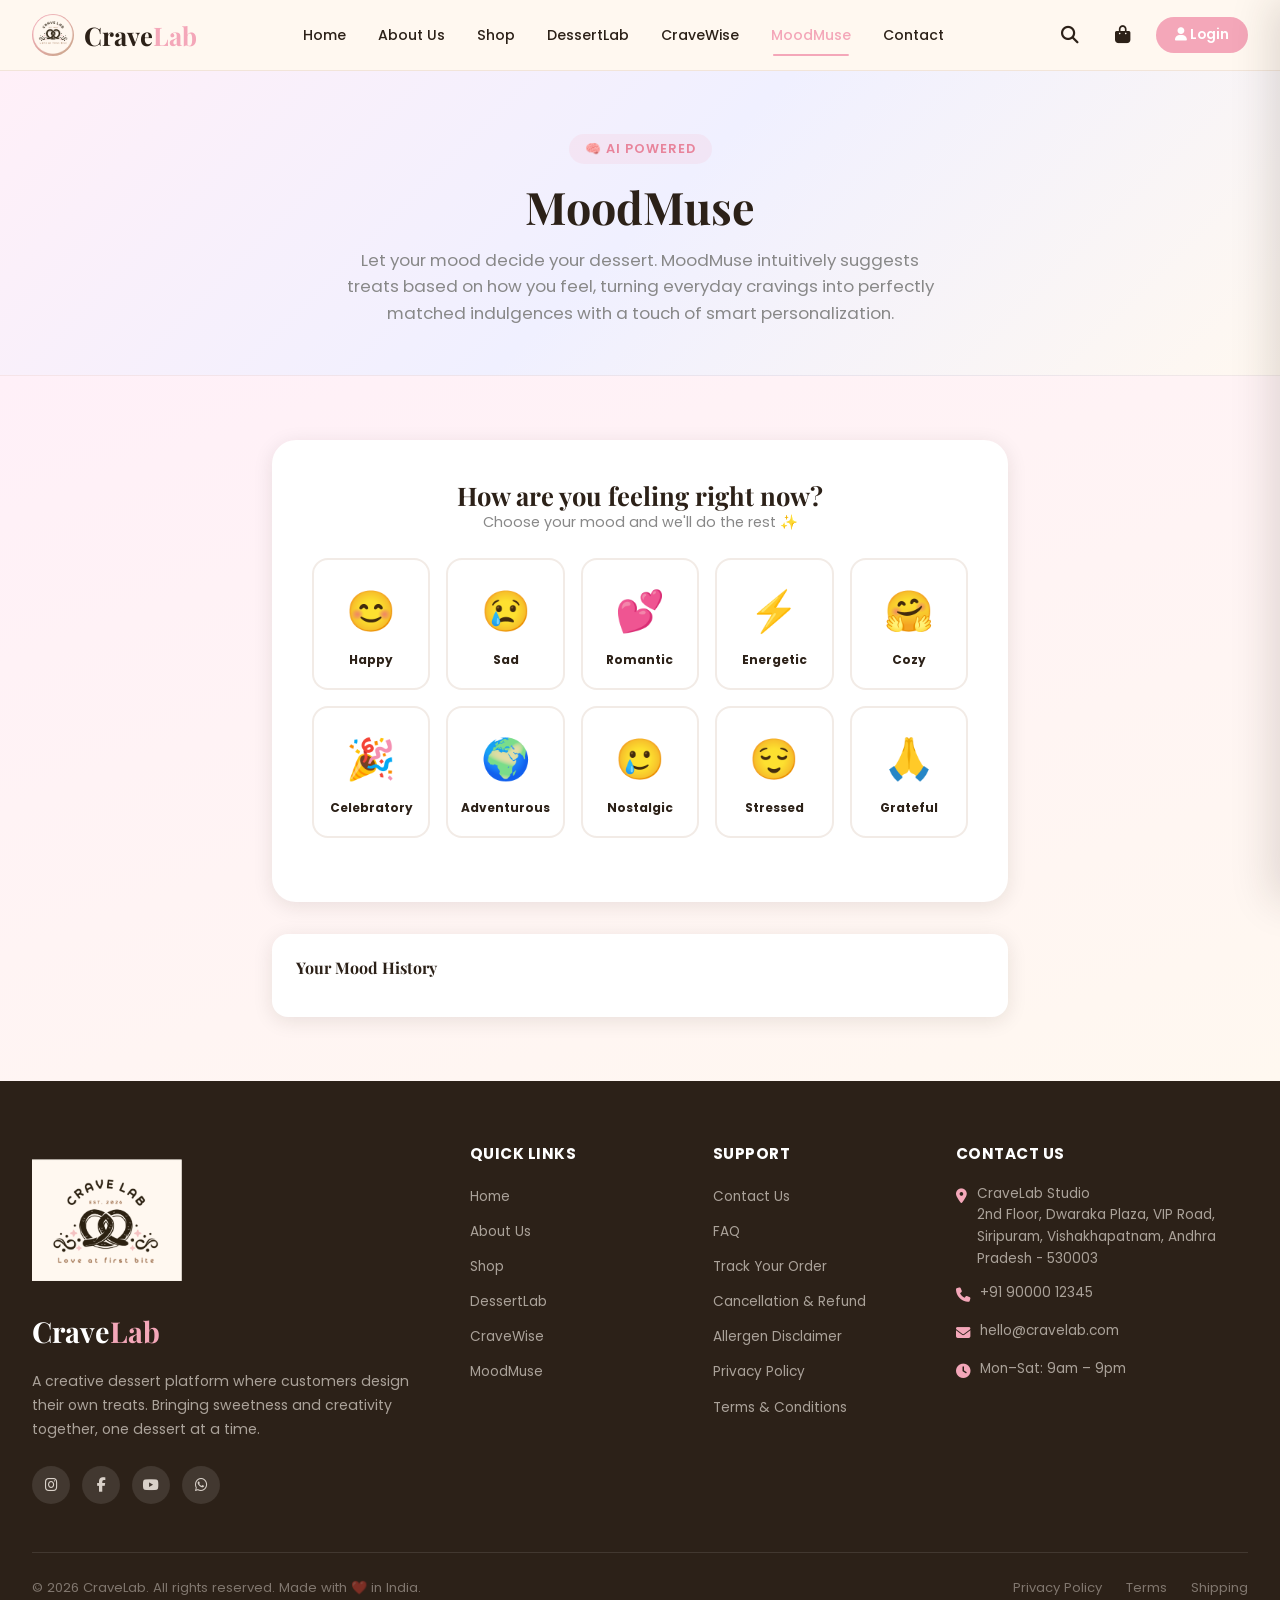
<file: moodmuse.html>
<!DOCTYPE html>
<html lang="en">
<head>
  <meta charset="UTF-8"/>
  <meta name="viewport" content="width=device-width, initial-scale=1.0"/>
  <title>MoodMuse – Dessert by Mood | CraveLab</title>
  <link rel="stylesheet" href="css/style.css"/>
  <link rel="stylesheet" href="css/pages.css"/>
  <link rel="stylesheet" href="https://cdn.jsdelivr.net/npm/@fortawesome/fontawesome-free@6.4.0/css/all.min.css"/>
  <link href="https://fonts.googleapis.com/css2?family=Playfair+Display:ital,wght@0,400;0,600;0,700;1,400&family=Poppins:wght@300;400;500;600;700&display=swap" rel="stylesheet"/>
</head>
<body>
<nav class="navbar" id="navbar">
  <div class="nav-container">
    <a href="index.html" class="nav-logo"><img src="round logo.png" alt="round logo" class="logo-icon"><span class="logo-text">Crave<span>Lab</span></span></a>
    <div class="nav-links" id="navLinks">
      <a href="index.html">Home</a><a href="about.html">About Us</a><a href="shop.html">Shop</a>
      <a href="bake.html">DessertLab</a><a href="cravewise.html">CraveWise</a><a href="moodmuse.html" class="active">MoodMuse</a><a href="contact.html">Contact</a>
    </div>
    <div class="nav-actions">
      <button class="btn-icon" onclick="openSearch()"><i class="fas fa-search"></i></button>
      <button class="btn-icon" onclick="toggleCart()"><i class="fas fa-shopping-bag"></i><span class="cart-badge" id="cartBadge">0</span></button>
      <button class="btn-login" onclick="openLoginModal()"><i class="fas fa-user"></i> Login</button>
      <div class="hamburger" id="hamburger" onclick="toggleNav()"><span></span><span></span><span></span></div>
    </div>
  </div>
</nav>

<div class="page-wrapper">
  <div class="page-hero" style="background: linear-gradient(135deg, #fff0f8, #f0f0ff, var(--cream));">
    <span class="section-tag">🧠 AI Powered</span>
    <h1>MoodMuse</h1>
    <p>Let your mood decide your dessert. MoodMuse intuitively suggests treats based on how you feel, turning everyday cravings into perfectly matched indulgences with a touch of smart personalization.</p>
  </div>
  <section class="moodmuse-section">
    <div class="moodmuse-container">

      <div class="mood-board">
        <div style="text-align:center;margin-bottom:1.5rem;">
          <h2 style="font-size:1.6rem;color:var(--espresso);">How are you feeling right now?</h2>
          <p style="color:var(--gray);font-size:0.9rem;">Choose your mood and we'll do the rest ✨</p>
        </div>

        <!-- Mood Emojis -->
        <div class="mood-emojis" id="moodEmojis">
          <!-- Generated by JS -->
        </div>

        <!-- Additional Factors -->
        <div id="moodFactors" style="display:none;animation:fadeInUp 0.4s ease;">
          <h3 style="font-size:1rem;margin-bottom:1rem;color:var(--espresso);">Tell us a bit more...</h3>
          <div class="mood-factors">
            <div class="form-group">
              <label>Occasion</label>
              <select id="mmOccasion">
                <option value="any">Any / Just Because</option>
                <option value="birthday">🎂 Birthday</option>
                <option value="date">💕 Date Night</option>
                <option value="celebration">🎉 Celebration</option>
                <option value="workfromhome">💻 Work from Home</option>
                <option value="movie">🎬 Movie Night</option>
                <option value="festival">🪔 Festival</option>
                <option value="comfort">🛋️ Self Care Day</option>
              </select>
            </div>
            <div class="form-group">
              <label>Flavor Preference</label>
              <select id="mmFlavor">
                <option value="any">Surprise Me!</option>
                <option value="chocolate">🍫 Chocolate</option>
                <option value="fruity">🍓 Fruity</option>
                <option value="caramel">🍮 Caramel</option>
                <option value="vanilla">🍦 Vanilla/Cream</option>
                <option value="nutty">🌰 Nutty</option>
                <option value="traditional">🇮🇳 Traditional / Indian</option>
              </select>
            </div>
            <div class="form-group">
              <label>Budget Range</label>
              <select id="mmBudget">
                <option value="any">Any Budget</option>
                <option value="under200">Under ₹200</option>
                <option value="200-500">₹200 – ₹500</option>
                <option value="500-1000">₹500 – ₹1000</option>
                <option value="1000+">₹1000+</option>
              </select>
            </div>
            <div class="form-group">
              <label>Time of Day</label>
              <select id="mmTime">
                <option value="any">Any Time</option>
                <option value="morning">🌅 Morning Treat</option>
                <option value="afternoon">☀️ Afternoon Snack</option>
                <option value="evening">🌆 Evening Dessert</option>
                <option value="midnight">🌙 Midnight Craving</option>
              </select>
            </div>
          </div>
          <button class="btn-primary" style="width:100%;justify-content:center;margin-top:1rem;" onclick="generateMoodRecs()">
            <i class="fas fa-magic"></i> Get My Dessert Recommendations
          </button>
        </div>

        <!-- Results -->
        <div class="mood-result" id="moodResult">
          <div class="mood-result-header">
            <div class="result-emoji" id="resultEmoji">🍰</div>
            <h3 id="resultTitle">Your Perfect Dessert Picks</h3>
            <p id="resultMessage" style="color:var(--gray);font-size:0.88rem;"></p>
          </div>

          <div class="mood-recs-grid" id="moodRecsGrid">
            <!-- Populated by JS -->
          </div>

          <div style="text-align:center;margin-top:1.5rem;display:flex;gap:0.8rem;justify-content:center;flex-wrap:wrap;">
            <a href="shop.html" class="btn-primary" onclick="toggleCart()">
              <i class="fas fa-shopping-bag"></i> Order Now
            </a>
            <button class="btn-secondary" onclick="resetMoodMuse()">
              <i class="fas fa-redo"></i> Try Another Mood
            </button>
          </div>
        </div>
      </div>

      <!-- AI Quote / Personalized Message -->
      <div id="moodQuote" style="display:none;text-align:center;padding:2rem;margin-top:1.5rem;background:linear-gradient(135deg,rgba(244,167,185,0.1),rgba(201,168,138,0.1));border-radius:24px;">
        <div style="font-size:2.5rem;margin-bottom:0.8rem;" id="quoteEmoji">💬</div>
        <p style="font-size:1.1rem;font-style:italic;color:var(--espresso);max-width:500px;margin:0 auto;" id="quoteText"></p>
      </div>

      <!-- Mood History -->
      <div style="background:white;border-radius:var(--radius);padding:1.5rem;margin-top:2rem;box-shadow:var(--shadow);" id="moodHistory" style="display:none;">
        <h3 style="font-size:1rem;color:var(--espresso);margin-bottom:1rem;">Your Mood History</h3>
        <div id="moodHistoryList" style="display:flex;flex-wrap:wrap;gap:0.6rem;"></div>
      </div>

    </div>
  </section>
</div>

<!-- ===== FOOTER ===== -->
<footer class="footer">
  <div class="footer-grid">
    <div class="footer-brand">
      <img src="square logo.png" alt="CraveLab Logo" class="footer-logo" />
      <span class="logo-text">Crave<span>Lab</span></span>
      <p>A creative dessert platform where customers design their own treats. Bringing sweetness and creativity together, one dessert at a time.</p>
      <div class="social-links">
        <a href="#" class="social-link"><i class="fab fa-instagram"></i></a>
        <a href="#" class="social-link"><i class="fab fa-facebook-f"></i></a>
        <a href="#" class="social-link"><i class="fab fa-youtube"></i></a>
        <a href="#" class="social-link"><i class="fab fa-whatsapp"></i></a>
      </div>
    </div>
    <div class="footer-col">
      <h4>Quick Links</h4>
      <ul>
        <li><a href="index.html">Home</a></li>
        <li><a href="about.html">About Us</a></li>
        <li><a href="shop.html">Shop</a></li>
        <li><a href="bake.html">DessertLab</a></li>
        <li><a href="cravewise.html">CraveWise</a></li>
        <li><a href="moodmuse.html">MoodMuse</a></li>
      </ul>
    </div>
    <div class="footer-col">
      <h4>Support</h4>
      <ul>
        <li><a href="contact.html">Contact Us</a></li>
        <li><a href="contact.html#faq">FAQ</a></li>
        <li><a href="#" onclick="routeOrderTracking(); return false;">Track Your Order</a></li>
        <li><a href="Cancellation%20%26%20Refund.pdf">Cancellation & Refund</a></li>
        <li><a href="Allergen%20Disclaimer.pdf">Allergen Disclaimer</a></li>
        <li><a href="Privacy%20Policy.pdf">Privacy Policy</a></li>
        <li><a href="Terms%20%26%20Conditions.pdf">Terms & Conditions</a></li>
      </ul>
    </div>
    <div class="footer-col">
      <h4>Contact Us</h4>
      <div class="footer-contact-item"><span class="icon"><i class="fas fa-map-marker-alt"></i></span><span>CraveLab Studio<br>2nd Floor, Dwaraka Plaza, VIP Road, Siripuram, Vishakhapatnam, Andhra Pradesh - 530003</span></div>
      <div class="footer-contact-item"><span class="icon"><i class="fas fa-phone"></i></span><span>+91 90000 12345</span></div>
      <div class="footer-contact-item"><span class="icon"><i class="fas fa-envelope"></i></span><span>hello@cravelab.com</span></div>
      <div class="footer-contact-item"><span class="icon"><i class="fas fa-clock"></i></span><span>Mon–Sat: 9am – 9pm</span></div>
    </div>
  </div>
  <div class="footer-bottom">
    <p>© 2026 CraveLab. All rights reserved. Made with ❤️ in India.</p>
    <div class="footer-bottom-links">
      <a href="Privacy%20Policy.pdf">Privacy Policy</a>
      <a href="Terms%20%26%20Conditions.pdf">Terms</a>
      <a href="#">Shipping</a>
    </div>
  </div>
</footer>

<div class="modal-overlay" id="loginModal">
  <div class="modal-box"><button class="modal-close" onclick="closeLoginModal()"><i class="fas fa-times"></i></button>
    <div class="modal-logo"><div class="icon"><img src = 'round logo.png' alt="CraveLab Logo"/></div><h2>Welcome to CraveLab</h2><p>Sign in to track orders</p></div>
    <div class="modal-tabs"><button class="modal-tab active" onclick="switchTab('login')">Login</button><button class="modal-tab" onclick="switchTab('register')">Register</button></div>
    <div id="loginForm"><div class="form-group"><label>Email</label><input type="email" id="loginEmail" placeholder="you@example.com"/></div><div class="form-group"><label>Password</label><input type="password" id="loginPassword" placeholder="Password"/></div><button class="btn-primary" style="width:100%;justify-content:center;margin-bottom:1rem;" onclick="doLogin()">Login</button><div class="divider">or</div><button class="btn-guest" onclick="continueAsGuest()"><i class="fas fa-user-circle"></i> Continue as Guest</button></div>
    <div id="registerForm" style="display:none;"><div class="form-group"><label>Name</label><input type="text" id="regName" placeholder="Your name"/></div><div class="form-group"><label>Email</label><input type="email" id="regEmail" placeholder="email"/></div><div class="form-group"><label>Phone</label><input type="tel" id="regPhone" placeholder="+91"/></div><div class="form-group"><label>Password</label><input type="password" id="regPassword" placeholder="Password"/></div><button class="btn-primary" style="width:100%;justify-content:center;margin-bottom:1rem;" onclick="doRegister()">Register</button><div class="divider">or</div><button class="btn-guest" onclick="continueAsGuest()"><i class="fas fa-user-circle"></i> Continue as Guest</button></div>
  </div>
</div>
<div class="cart-overlay" id="cartOverlay" onclick="toggleCart()"></div>
<div class="cart-sidebar" id="cartSidebar"><div class="cart-header"><h3><i class="fas fa-shopping-bag"></i> Cart</h3><button class="btn-icon" onclick="toggleCart()"><i class="fas fa-times"></i></button></div><div class="cart-items" id="cartItems"></div><div class="cart-footer" id="cartFooter" style="display:none;"><div class="cart-summary"><div class="cart-summary-row"><span>Subtotal</span><span id="cartSubtotal">₹0</span></div><div class="cart-summary-row"><span>Delivery</span><span>₹50</span></div><div class="cart-summary-row total"><span>Total</span><span id="cartTotal">₹0</span></div></div><a href="checkout.html" class="btn-primary" style="width:100%;justify-content:center;"><i class="fas fa-lock"></i> Checkout</a></div></div>
<div class="modal-overlay" id="searchModal"><div class="modal-box" style="max-width:600px;padding:1.5rem;"><button class="modal-close" onclick="closeSearch()"><i class="fas fa-times"></i></button><div class="search-input-wrap"><i class="fas fa-search"></i><input type="text" id="searchInput" placeholder="Search..." oninput="performSearch(this.value)" autofocus/></div><div id="searchResults" class="search-results"></div></div></div>
<div id="toast-container"></div>

<script src="js/data.js"></script><script src="js/cart.js"></script><script src="js/auth.js"></script>
<script src="js/home.js"></script>
<script>
let selectedMood = null;
const MOOD_QUOTES = {
  happy: "Happiness tastes sweeter with every bite! 🌟",
  sad: "A little chocolate goes a long way towards making the world a better place. 🍫",
  romantic: "Share something sweet — and create a memory that lasts forever. 💕",
  energetic: "Fuel your fire with bold flavors and satisfying bites! ⚡",
  cozy: "The perfect dessert makes a cozy moment even more magical. 🤗",
  celebratory: "Every celebration deserves a dessert as spectacular as the occasion! 🎉",
  adventurous: "Life's too short for boring desserts — explore the extraordinary! 🌍",
  nostalgic: "Some desserts taste like a warm hug from the past. 🥲",
  stressed: "Take a deep breath, take a bite. It'll all be okay. 🌸",
  grateful: "Sharing sweetness is the best way to say thank you. 🙏",
};

document.addEventListener('DOMContentLoaded', () => {
  renderMoodEmojis();
  renderMoodHistory();
});

function renderMoodEmojis() {
  const container = document.getElementById('moodEmojis');
  if (!container) return;
  container.innerHTML = CRAVELAB_DATA.moods.map(m => `
    <div class="mood-emoji-card" id="mood_${m.id}" onclick="selectMood('${m.id}', this)">
      <div class="emoji">${m.emoji}</div>
      <div class="mood-name">${m.name}</div>
    </div>
  `).join('');
}

function selectMood(moodId, card) {
  selectedMood = moodId;
  document.querySelectorAll('.mood-emoji-card').forEach(c => c.classList.remove('selected'));
  card.classList.add('selected');

  // Show factors
  const factors = document.getElementById('moodFactors');
  if (factors) {
    factors.style.display = 'block';
    factors.scrollIntoView({ behavior: 'smooth', block: 'nearest' });
  }

  // Hide previous results
  document.getElementById('moodResult').classList.remove('show');
  document.getElementById('moodQuote').style.display = 'none';
}

function generateMoodRecs() {
  if (!selectedMood) {
    showToast('Please select a mood first!', 'error');
    return;
  }

  const mood = CRAVELAB_DATA.moods.find(m => m.id === selectedMood);
  if (!mood) return;

  const occasion = document.getElementById('mmOccasion').value;
  const flavor = document.getElementById('mmFlavor').value;
  const budget = document.getElementById('mmBudget').value;

  let recs = [...mood.recommendations];

  // Find matching products
  let products = CRAVELAB_DATA.products.filter(p =>
    recs.some(rec => p.name.toLowerCase().includes(rec.split(' ')[0].toLowerCase()))
  );

  // Apply flavor filter
  if (flavor === 'chocolate') products = products.filter(p => p.name.toLowerCase().includes('chocolate') || p.desc.toLowerCase().includes('chocolate'));
  else if (flavor === 'fruity') products = products.filter(p => p.desc.toLowerCase().includes('fruit') || p.name.toLowerCase().includes('pineapple') || p.name.toLowerCase().includes('strawberry'));
  else if (flavor === 'traditional') products = products.filter(p => p.name.toLowerCase().includes('rasmalai') || p.name.toLowerCase().includes('fruit cake'));

  // Apply budget filter
  if (budget === 'under200') products = products.filter(p => Object.values(p.prices)[0] < 200);
  else if (budget === '200-500') products = products.filter(p => Object.values(p.prices)[0] >= 200 && Object.values(p.prices)[0] <= 500);
  else if (budget === '500-1000') products = products.filter(p => Object.values(p.prices)[0] >= 500 && Object.values(p.prices)[0] <= 1000);
  else if (budget === '1000+') products = products.filter(p => Object.values(p.prices)[0] >= 1000);

  // Fallback: get mood recommendations from full product list
  if (products.length < 3) {
    const extra = CRAVELAB_DATA.products.filter(p => p.popular).slice(0, 6 - products.length);
    products = [...products, ...extra];
  }

  products = products.slice(0, 6);

  // Render
  const resultEl = document.getElementById('moodResult');
  document.getElementById('resultEmoji').textContent = mood.emoji;
  document.getElementById('resultTitle').textContent = `${mood.name} Mode Desserts 🎯`;
  document.getElementById('resultMessage').textContent = mood.message;

  const grid = document.getElementById('moodRecsGrid');
  grid.innerHTML = products.map(p => {
    const price = Object.values(p.prices)[0];
    return `
      <div class="cw-rec-card">
        <img class="rec-image" src="${p.image || 'images/placeholder.png'}" alt="${p.name}">
        <h4>${p.name}</h4>
        <div class="cal-info">${getCategoryLabel(p.category)}</div>
        <div style="margin-top:0.4rem;font-size:0.8rem;color:var(--mocha);font-weight:700;">from ₹${price}</div>
        <button class="btn-add-cart" style="margin-top:0.6rem;font-size:0.75rem;" onclick="addToCart('${p.id}');showToast('${p.emoji} Added to cart!','success')">
          <i class="fas fa-plus"></i> Add
        </button>
      </div>
    `;
  }).join('');

  resultEl.classList.add('show');

  // Show quote
  const quote = MOOD_QUOTES[selectedMood] || 'Every moment is better with a dessert! 🍰';
  document.getElementById('quoteEmoji').textContent = mood.emoji;
  document.getElementById('quoteText').textContent = quote;
  document.getElementById('moodQuote').style.display = 'block';

  // Save to history
  saveMoodHistory(mood);

  resultEl.scrollIntoView({ behavior: 'smooth', block: 'nearest' });
  showToast(`${mood.emoji} ${mood.name} mood desserts ready!`, 'success');
}

function getCategoryLabel(catId) {
  const cat = CRAVELAB_DATA.categories.find(c => c.id === catId);
  return cat ? `${cat.emoji} ${cat.name}` : catId;
}

function resetMoodMuse() {
  selectedMood = null;
  document.querySelectorAll('.mood-emoji-card').forEach(c => c.classList.remove('selected'));
  document.getElementById('moodFactors').style.display = 'none';
  document.getElementById('moodResult').classList.remove('show');
  document.getElementById('moodQuote').style.display = 'none';
  window.scrollTo({ top: 400, behavior: 'smooth' });
}

function saveMoodHistory(mood) {
  let history = JSON.parse(localStorage.getItem('cravelab_mood_history') || '[]');
  history.unshift({ mood: mood.id, emoji: mood.emoji, name: mood.name, date: new Date().toLocaleDateString('en-IN') });
  history = history.slice(0, 10); // Keep last 10
  localStorage.setItem('cravelab_mood_history', JSON.stringify(history));
  renderMoodHistory();
}

function renderMoodHistory() {
  const history = JSON.parse(localStorage.getItem('cravelab_mood_history') || '[]');
  const list = document.getElementById('moodHistoryList');
  const container = document.getElementById('moodHistory');
  if (!list || history.length === 0) return;

  container.style.display = 'block';
  list.innerHTML = history.map(h => `
    <span style="padding:0.4rem 0.8rem;background:var(--cream);border-radius:20px;font-size:0.78rem;font-weight:600;cursor:pointer;" onclick="selectMoodById('${h.mood}')">
      ${h.emoji} ${h.name} · ${h.date}
    </span>
  `).join('');
}

function selectMoodById(moodId) {
  const card = document.getElementById(`mood_${moodId}`);
  if (card) {
    card.scrollIntoView({ behavior: 'smooth', block: 'center' });
    selectMood(moodId, card);
  }
}
</script>
</body>
</html>
</file>
<file: css/style.css>
/* =========================================
   CraveLab - Main Stylesheet
   Color Palette:
   #FFF8F0 - Warm Ivory/Cream (Primary bg)
   #F4A7B9 - Dusty Rose Pink (CTA, highlights)
   #A67B5B - Warm Mocha Brown (Branding, icons)
   #C9A88A - Caramel Beige (Secondary, hover)
   #2C2118 - Deep Espresso Brown (Headings, footer)
========================================= */

/* --- Google Fonts Import --- */
@import url('https://fonts.googleapis.com/css2?family=Playfair+Display:ital,wght@0,400;0,600;0,700;1,400&family=Poppins:wght@300;400;500;600;700&display=swap');

/* --- CSS Variables --- */
:root {
  --cream: #FFF8F0;
  --pink: #F4A7B9;
  --pink-dark: #e8849b;
  --mocha: #A67B5B;
  --caramel: #C9A88A;
  --espresso: #2C2118;
  --white: #ffffff;
  --light-gray: #f5f5f5;
  --gray: #888888;
  --shadow: 0 4px 20px rgba(44, 33, 24, 0.1);
  --shadow-hover: 0 8px 30px rgba(44, 33, 24, 0.2);
  --radius: 16px;
  --radius-sm: 8px;
  --transition: all 0.3s ease;
}

/* --- Reset & Base --- */
*, *::before, *::after {
  margin: 0;
  padding: 0;
  box-sizing: border-box;
}

html {
  scroll-behavior: smooth;
  font-size: 16px;
}

body {
  font-family: 'Poppins', sans-serif;
  background-color: var(--cream);
  color: var(--espresso);
  line-height: 1.6;
  overflow-x: hidden;
}

h1, h2, h3, h4 {
  font-family: 'Playfair Display', serif;
  line-height: 1.2;
}

a {
  text-decoration: none;
  color: inherit;
  transition: var(--transition);
}

img {
  max-width: 100%;
  height: auto;
  display: block;
}

ul {
  list-style: none;
}

/* --- Scrollbar --- */
::-webkit-scrollbar { width: 8px; }
::-webkit-scrollbar-track { background: var(--cream); }
::-webkit-scrollbar-thumb { background: var(--caramel); border-radius: 4px; }
::-webkit-scrollbar-thumb:hover { background: var(--mocha); }

/* =========================================
   NAVBAR
========================================= */
.navbar {
  position: fixed;
  top: 0;
  left: 0;
  right: 0;
  z-index: 1000;
  background: rgba(255, 248, 240, 0.95);
  backdrop-filter: blur(12px);
  border-bottom: 1px solid rgba(166, 123, 91, 0.15);
  padding: 0 2rem;
  transition: var(--transition);
}

.navbar.scrolled {
  box-shadow: var(--shadow);
}

.nav-container {
  max-width: 1280px;
  margin: 0 auto;
  display: flex;
  align-items: center;
  justify-content: space-between;
  height: 70px;
}

.nav-logo {
  display: flex;
  align-items: center;
  gap: 10px;
}

.nav-logo .logo-icon {
  width: 42px;
  height: 42px;
  background: linear-gradient(135deg, var(--pink), var(--caramel));
  border-radius: 50%;
  display: flex;
  align-items: center;
  justify-content: center;
  font-size: 22px;
}

.nav-logo .logo-text {
  font-family: 'Playfair Display', serif;
  font-size: 1.6rem;
  font-weight: 700;
  color: var(--espresso);
}

.nav-logo .logo-text span {
  color: var(--pink);
}

.nav-links {
  display: flex;
  align-items: center;
  gap: 0.2rem;
}

.nav-links a {
  padding: 0.5rem 0.9rem;
  font-size: 0.88rem;
  font-weight: 500;
  color: var(--espresso);
  border-radius: var(--radius-sm);
  transition: var(--transition);
  position: relative;
}

.nav-links a::after {
  content: '';
  position: absolute;
  bottom: -2px;
  left: 50%;
  transform: translateX(-50%);
  width: 0;
  height: 2px;
  background: var(--pink);
  transition: var(--transition);
  border-radius: 2px;
}

.nav-links a:hover, .nav-links a.active {
  color: var(--pink);
}

.nav-links a:hover::after, .nav-links a.active::after {
  width: 70%;
}

.nav-actions {
  display: flex;
  align-items: center;
  gap: 0.8rem;
}

.btn-icon {
  width: 40px;
  height: 40px;
  border: none;
  background: transparent;
  border-radius: 50%;
  cursor: pointer;
  display: flex;
  align-items: center;
  justify-content: center;
  font-size: 1.1rem;
  color: var(--espresso);
  transition: var(--transition);
  position: relative;
}

.btn-icon:hover {
  background: rgba(244, 167, 185, 0.2);
  color: var(--pink);
}

.cart-badge {
  position: absolute;
  top: -4px;
  right: -4px;
  background: var(--pink);
  color: white;
  border-radius: 50%;
  width: 18px;
  height: 18px;
  font-size: 0.65rem;
  font-weight: 700;
  display: flex;
  align-items: center;
  justify-content: center;
}

.btn-login {
  padding: 0.5rem 1.2rem;
  background: var(--pink);
  color: white;
  border: none;
  border-radius: 25px;
  font-size: 0.85rem;
  font-weight: 600;
  cursor: pointer;
  transition: var(--transition);
  font-family: 'Poppins', sans-serif;
}

.btn-login:hover {
  background: var(--pink-dark);
  transform: translateY(-1px);
  box-shadow: 0 4px 12px rgba(244, 167, 185, 0.4);
}

.hamburger {
  display: none;
  flex-direction: column;
  gap: 5px;
  cursor: pointer;
  padding: 5px;
}

.hamburger span {
  display: block;
  width: 24px;
  height: 2px;
  background: var(--espresso);
  border-radius: 2px;
  transition: var(--transition);
}

/* =========================================
   BUTTONS
========================================= */
.btn-primary {
  display: inline-flex;
  align-items: center;
  gap: 8px;
  padding: 0.8rem 2rem;
  background: linear-gradient(135deg, var(--pink), #e8849b);
  color: white;
  border: none;
  border-radius: 50px;
  font-size: 0.95rem;
  font-weight: 600;
  cursor: pointer;
  transition: var(--transition);
  font-family: 'Poppins', sans-serif;
  text-decoration: none;
}

.btn-primary:hover {
  transform: translateY(-2px);
  box-shadow: 0 8px 25px rgba(244, 167, 185, 0.5);
  color: white;
}

.btn-secondary {
  display: inline-flex;
  align-items: center;
  gap: 8px;
  padding: 0.8rem 2rem;
  background: transparent;
  color: var(--espresso);
  border: 2px solid var(--espresso);
  border-radius: 50px;
  font-size: 0.95rem;
  font-weight: 600;
  cursor: pointer;
  transition: var(--transition);
  font-family: 'Poppins', sans-serif;
  text-decoration: none;
}

.btn-secondary:hover {
  background: var(--espresso);
  color: white;
  transform: translateY(-2px);
}

.btn-mocha {
  display: inline-flex;
  align-items: center;
  gap: 8px;
  padding: 0.7rem 1.6rem;
  background: linear-gradient(135deg, var(--mocha), var(--caramel));
  color: white;
  border: none;
  border-radius: 50px;
  font-size: 0.9rem;
  font-weight: 600;
  cursor: pointer;
  transition: var(--transition);
  font-family: 'Poppins', sans-serif;
  text-decoration: none;
}

.btn-mocha:hover {
  transform: translateY(-2px);
  box-shadow: 0 6px 20px rgba(166, 123, 91, 0.4);
  color: white;
}

/* =========================================
   SECTION COMMONS
========================================= */
.section-tag {
  display: inline-block;
  padding: 0.3rem 1rem;
  background: rgba(244, 167, 185, 0.15);
  color: var(--pink-dark);
  border-radius: 50px;
  font-size: 0.8rem;
  font-weight: 600;
  letter-spacing: 1px;
  text-transform: uppercase;
  margin-bottom: 0.8rem;
}

.booking-card {
  background: white;
  padding: 15px;
  border-radius: 12px;
  margin-bottom: 10px;
  box-shadow: 0 5px 10px rgba(0,0,0,0.1);
  border: 1px solid rgba(166,123,91,0.17);
}

.filter-tab,
.texture-chip {
  display: inline-flex;
  align-items: center;
  justify-content: center;
  padding: 0.65rem 1.1rem;
  min-height: 44px;
  border: 1.8px solid rgba(166, 123, 91, 0.4);
  border-radius: 999px;
  font-size: 0.92rem;
  font-weight: 700;
  color: var(--espresso);
  background: white;
  cursor: pointer;
  text-decoration: none;
  transition: var(--transition);
  box-shadow: 0 2px 8px rgba(0, 0, 0, 0.07);
  font-family: 'Poppins', sans-serif;
}

.filter-tab:hover,
.filter-tab.active,
.texture-chip:hover,
.texture-chip.selected {
  background: linear-gradient(135deg, var(--pink), #e8849b);
  border-color: var(--pink);
  color: white;
  box-shadow: 0 8px 18px rgba(244, 167, 185, 0.35);
}

.section-title {
  font-size: 2.2rem;
  color: var(--espresso);
  margin-bottom: 0.5rem;
}

.section-subtitle {
  color: var(--gray);
  font-size: 1rem;
  max-width: 500px;
}

.section-header {
  text-align: center;
  margin-bottom: 3rem;
}

.section-header .section-subtitle {
  margin: 0 auto;
}

/* =========================================
   PRODUCT CARD
========================================= */
.product-card {
  background: #fff;
  border-radius: 20px;
  padding: 15px;
  box-shadow: 0 10px 25px rgba(0,0,0,0.1);
  transition: 0.3s;
}

.product-card:hover {
  transform: translateY(-5px);
}

.product-card .card-image {
  position: relative;
  height: 200px;
  overflow: hidden;
  background: linear-gradient(135deg, #fce4ec, #ffe0b2);
  display: flex;
  align-items: center;
  justify-content: center;
  font-size: 4rem;
}

.product-card img {
  width: 100%;
  height: 180px;
  object-fit: cover;
  border-radius: 15px;
}

.product-card:hover .card-image img {
  transform: scale(1.05);
}

.product-card:hover .card-image img {
  transform: scale(1.05);
}

.product-card .card-badge {
  position: absolute;
  top: 12px;
  left: 12px;
  background: var(--pink);
  color: white;
  padding: 0.2rem 0.7rem;
  border-radius: 20px;
  font-size: 0.72rem;
  font-weight: 600;
}

.product-card .wishlist-btn {
  position: absolute;
  top: 12px;
  right: 12px;
  width: 34px;
  height: 34px;
  background: white;
  border-radius: 50%;
  display: flex;
  align-items: center;
  justify-content: center;
  cursor: pointer;
  box-shadow: 0 2px 8px rgba(0,0,0,0.1);
  transition: var(--transition);
  border: none;
  font-size: 0.9rem;
  color: var(--gray);
}

.product-card .wishlist-btn:hover,
.product-card .wishlist-btn.active {
  color: var(--pink);
  transform: scale(1.1);
}

.card-body {
  padding: 1rem 1.2rem;
}

.card-category {
  font-size: 0.72rem;
  color: var(--mocha);
  font-weight: 600;
  text-transform: uppercase;
  letter-spacing: 0.5px;
  margin-bottom: 0.3rem;
}

.card-name {
  font-family: 'Playfair Display', serif;
  font-size: 1.05rem;
  color: var(--espresso);
  margin-bottom: 0.4rem;
  font-weight: 600;
}

.card-desc {
  font-size: 0.8rem;
  color: var(--gray);
  margin-bottom: 0.7rem;
  display: -webkit-box;
  -webkit-line-clamp: 2;
  -webkit-box-orient: vertical;
  overflow: hidden;
}

.card-rating {
  display: flex;
  align-items: center;
  gap: 4px;
  margin-bottom: 0.7rem;
}

.card-rating .stars {
  color: #fbbf24;
  font-size: 0.8rem;
  letter-spacing: 1px;
}

.card-rating .count {
  font-size: 0.75rem;
  color: var(--gray);
}

.flavour-meter {
  margin-top: 10px;
}

.flavour-row {
  display: flex;
  justify-content: space-between;
  font-size: 12px;
  color: var(--espresso);
  margin-bottom: 4px;
}

.flavour-meter label {
  font-size: 12px;
}

.bar {
  height: 6px;
  background: #eee;
  border-radius: 5px;
  margin-bottom: 8px;
}

.bar div {
  height: 100%;
  background: #d2691e;
  border-radius: 5px;
}

.card-footer {
  display: flex;
  align-items: center;
  justify-content: space-between;
  padding-top: 0.7rem;
  border-top: 1px solid rgba(166, 123, 91, 0.1);
}

.card-price {
  font-size: 1.1rem;
  font-weight: 700;
  color: var(--espresso);
}

.card-price .original {
  font-size: 0.8rem;
  color: var(--gray);
  text-decoration: line-through;
  font-weight: 400;
  margin-left: 4px;
}

.btn-add-cart {
  padding: 0.45rem 1rem;
  background: var(--pink);
  color: white;
  border: none;
  border-radius: 25px;
  font-size: 0.8rem;
  font-weight: 600;
  cursor: pointer;
  transition: var(--transition);
  font-family: 'Poppins', sans-serif;
}

.btn-add-cart:hover {
  background: var(--pink-dark);
  transform: scale(1.03);
}

.btn-add-cart.in-cart {
  background: var(--mocha);
}

.btn-add-cart.in-cart:hover {
  background: var(--caramel);
}

/* =========================================
   TOAST NOTIFICATION
========================================= */
#toast-container {
  position: fixed;
  bottom: 24px;
  right: 24px;
  z-index: 9999;
  display: flex;
  flex-direction: column;
  gap: 10px;
}

.toast {
  background: var(--espresso);
  color: white;
  padding: 0.8rem 1.4rem;
  border-radius: var(--radius-sm);
  font-size: 0.88rem;
  font-weight: 500;
  box-shadow: var(--shadow);
  animation: slideInRight 0.3s ease, fadeOut 0.3s ease 2.5s forwards;
  display: flex;
  align-items: center;
  gap: 8px;
  min-width: 280px;
}

.toast.success { border-left: 4px solid #4caf50; }
.toast.error { border-left: 4px solid #f44336; }
.toast.info { border-left: 4px solid var(--pink); }

@keyframes slideInRight {
  from { opacity: 0; transform: translateX(100px); }
  to { opacity: 1; transform: translateX(0); }
}

@keyframes fadeOut {
  from { opacity: 1; }
  to { opacity: 0; pointer-events: none; }
}

/* =========================================
   LOGIN MODAL
========================================= */
.modal-overlay {
  position: fixed;
  inset: 0;
  background: rgba(44, 33, 24, 0.6);
  backdrop-filter: blur(4px);
  z-index: 2000;
  display: flex;
  align-items: center;
  justify-content: center;
  opacity: 0;
  pointer-events: none;
  transition: var(--transition);
}

.modal-overlay.active {
  opacity: 1;
  pointer-events: all;
}

.modal-box {
  background: white;
  border-radius: 24px;
  padding: 2.5rem;
  width: 90%;
  max-width: 600px;
  max-height: 90vh;
  overflow-y: auto;
  position: relative;
  transform: scale(0.9) translateY(20px);
  transition: var(--transition);
  box-shadow: 0 20px 60px rgba(44, 33, 24, 0.3);
}

.modal-overlay.active .modal-box {
  transform: scale(1) translateY(0);
}

.modal-close {
  position: absolute;
  top: 16px;
  right: 16px;
  width: 34px;
  height: 34px;
  background: rgba(44, 33, 24, 0.08);
  border: none;
  border-radius: 50%;
  cursor: pointer;
  display: flex;
  align-items: center;
  justify-content: center;
  font-size: 1.2rem;
  color: var(--pink);
  font-weight: 700;
  transition: var(--transition);
}

.modal-close::after {
  content: none;
}

.modal-close:hover {
  background: rgba(244, 167, 185, 0.4);
  color: #fff;
}
.modal-logo {
  text-align: center;
  margin-bottom: 1.5rem;
}

.modal-logo .icon {
  width: 64px;
  height: 64px;
  border-radius: 8px;
  display: flex;
  align-items: center;
  justify-content: center;
  font-size: 2rem;
  margin: 0 auto 0.8rem;
}

.modal-logo h2 {
  font-size: 1.5rem;
  color: var(--espresso);
}

.modal-logo p {
  font-size: 0.85rem;
  color: var(--gray);
  margin-top: 0.3rem;
}

.modal-box .icon {
  width: 140px;
  height: 140px;
  margin: 0 auto 1.2rem;
  display: flex;
  align-items: center;
  justify-content: center;
}

.modal-box .icon img {
  width: 100%;
  height: 100%;
  object-fit: contain;
  display: block;
}

.modal-tabs {
  display: flex;
  background: var(--cream);
  border-radius: 50px;
  padding: 4px;
  margin-bottom: 1.5rem;
}

.modal-tab {
  flex: 1;
  padding: 0.6rem;
  border: none;
  border-radius: 50px;
  background: transparent;
  font-size: 0.88rem;
  font-weight: 600;
  cursor: pointer;
  color: var(--gray);
  transition: var(--transition);
  font-family: 'Poppins', sans-serif;
}

.modal-tab.active {
  background: white;
  color: var(--espresso);
  box-shadow: 0 2px 8px rgba(44, 33, 24, 0.1);
}

.form-group {
  margin-bottom: 1rem;
}

.form-group label {
  display: block;
  font-size: 0.82rem;
  font-weight: 600;
  color: var(--espresso);
  margin-bottom: 0.4rem;
}

.form-group input,
.form-group select,
.form-group textarea {
  width: 100%;
  padding: 0.75rem 1rem;
  border: 1.5px solid rgba(166, 123, 91, 0.25);
  border-radius: var(--radius-sm);
  font-size: 0.9rem;
  font-family: 'Poppins', sans-serif;
  color: var(--espresso);
  background: var(--cream);
  transition: var(--transition);
  outline: none;
}

.form-group input:focus,
.form-group select:focus,
.form-group textarea:focus {
  border-color: var(--pink);
  box-shadow: 0 0 0 3px rgba(244, 167, 185, 0.15);
}

.divider {
  text-align: center;
  color: var(--gray);
  font-size: 0.8rem;
  margin: 1rem 0;
  position: relative;
}

.divider::before, .divider::after {
  content: '';
  position: absolute;
  top: 50%;
  width: 42%;
  height: 1px;
  background: rgba(166, 123, 91, 0.2);
}

.divider::before { left: 0; }
.divider::after { right: 0; }

.btn-guest {
  width: 100%;
  padding: 0.75rem;
  background: transparent;
  border: 1.5px dashed var(--caramel);
  border-radius: var(--radius-sm);
  color: var(--mocha);
  font-size: 0.88rem;
  font-weight: 600;
  cursor: pointer;
  transition: var(--transition);
  font-family: 'Poppins', sans-serif;
  display: flex;
  align-items: center;
  justify-content: center;
  gap: 8px;
}

.btn-guest:hover {
  background: rgba(201, 168, 138, 0.1);
  border-color: var(--mocha);
}

/* =========================================
   CART SIDEBAR
========================================= */
.cart-sidebar {
  position: fixed;
  top: 0;
  right: -420px;
  width: 420px;
  height: 100vh;
  background: white;
  z-index: 1500;
  box-shadow: -8px 0 40px rgba(44, 33, 24, 0.15);
  transition: right 0.35s cubic-bezier(0.4, 0, 0.2, 1);
  display: flex;
  flex-direction: column;
}

.cart-sidebar.open {
  right: 0;
}

.cart-overlay {
  position: fixed;
  inset: 0;
  background: rgba(44, 33, 24, 0.4);
  z-index: 1400;
  opacity: 0;
  pointer-events: none;
  transition: var(--transition);
}

.cart-overlay.active {
  opacity: 1;
  pointer-events: all;
}

.cart-header {
  display: flex;
  align-items: center;
  justify-content: space-between;
  padding: 1.5rem;
  border-bottom: 1px solid rgba(166, 123, 91, 0.15);
}

.cart-header h3 {
  font-size: 1.2rem;
  color: var(--espresso);
}

.cart-items {
  flex: 1;
  overflow-y: auto;
  padding: 1rem 1.5rem;
}

.cart-empty {
  text-align: center;
  padding: 3rem 1rem;
  color: var(--gray);
}

.cart-empty .empty-icon {
  font-size: 4rem;
  margin-bottom: 1rem;
}

.cart-item {
  display: flex;
  gap: 12px;
  padding: 1rem 0;
  border-bottom: 1px solid rgba(166, 123, 91, 0.1);
  animation: fadeIn 0.3s ease;
}

.cart-item-img {
  width: 70px;
  height: 70px;
  background: linear-gradient(135deg, #fce4ec, #ffe0b2);
  border-radius: var(--radius-sm);
  display: flex;
  align-items: center;
  justify-content: center;
  font-size: 2rem;
  flex-shrink: 0;
  overflow: hidden;
}

.cart-item-img img {
  width: 100%;
  height: 100%;
  object-fit: cover;
}

.cart-item-info {
  flex: 1;
}

.cart-item-name {
  font-weight: 600;
  font-size: 0.9rem;
  color: var(--espresso);
  margin-bottom: 2px;
}

.cart-item-variant {
  font-size: 0.75rem;
  color: var(--mocha);
  margin-bottom: 6px;
}

.cart-item-controls {
  display: flex;
  align-items: center;
  gap: 8px;
}

.qty-btn {
  width: 28px;
  height: 28px;
  border: 1.5px solid var(--caramel);
  background: white;
  border-radius: 50%;
  cursor: pointer;
  display: flex;
  align-items: center;
  justify-content: center;
  font-size: 0.9rem;
  font-weight: 700;
  color: var(--espresso);
  transition: var(--transition);
}

.qty-btn:hover {
  background: var(--pink);
  border-color: var(--pink);
  color: white;
}

.qty-num {
  font-weight: 700;
  font-size: 0.9rem;
  min-width: 20px;
  text-align: center;
}

.cart-item-price {
  font-weight: 700;
  color: var(--espresso);
  font-size: 0.95rem;
  white-space: nowrap;
}

.cart-item-remove {
  background: none;
  border: none;
  cursor: pointer;
  color: var(--gray);
  font-size: 0.85rem;
  padding: 2px 6px;
  border-radius: 4px;
  transition: var(--transition);
}

.cart-item-remove:hover {
  color: #f44336;
  background: rgba(244, 67, 54, 0.1);
}

.cart-footer {
  padding: 1.5rem;
  border-top: 1px solid rgba(166, 123, 91, 0.15);
  background: var(--cream);
}

.cart-summary {
  margin-bottom: 1rem;
}

.cart-summary-row {
  display: flex;
  justify-content: space-between;
  font-size: 0.88rem;
  color: var(--gray);
  margin-bottom: 0.4rem;
}

.cart-summary-row.total {
  font-size: 1.05rem;
  font-weight: 700;
  color: var(--espresso);
  padding-top: 0.6rem;
  border-top: 1px solid rgba(166, 123, 91, 0.2);
  margin-top: 0.4rem;
}

/* =========================================
   FOOTER
========================================= */
.footer {
  background: var(--espresso);
  color: rgba(255, 248, 240, 0.8);
  padding: 4rem 2rem 0;
}

.footer-grid {
  max-width: 1280px;
  margin: 0 auto;
  display: grid;
  grid-template-columns: 2fr 1fr 1fr 1.5fr;
  gap: 3rem;
  padding-bottom: 3rem;
}

.footer-brand .footer-logo {
  width: 150px;
  height: 150px;
  object-fit: contain;
  border-radius: 0;
  margin-bottom: 0.8rem;
  display: block;
}

.footer-brand .logo-text {
  font-family: 'Playfair Display', serif;
  font-size: 1.8rem;
  font-weight: 700;
  color: white;
  margin-bottom: 1rem;
  display: block;
}

.footer-brand .logo-text span {
  color: var(--pink);
}

.footer-brand p {
  font-size: 0.88rem;
  line-height: 1.7;
  margin-bottom: 1.5rem;
  color: rgba(255, 248, 240, 0.6);
}

.social-links {
  display: flex;
  gap: 12px;
}

.social-link {
  width: 38px;
  height: 38px;
  background: rgba(255, 255, 255, 0.1);
  border-radius: 50%;
  display: flex;
  align-items: center;
  justify-content: center;
  font-size: 0.9rem;
  color: rgba(255, 248, 240, 0.8);
  transition: var(--transition);
}

.social-link:hover {
  background: var(--pink);
  color: white;
  transform: translateY(-2px);
}

.footer-col h4 {
  font-family: 'Poppins', sans-serif;
  font-size: 0.95rem;
  font-weight: 700;
  color: white;
  margin-bottom: 1.2rem;
  text-transform: uppercase;
  letter-spacing: 0.5px;
}

.footer-col ul li {
  margin-bottom: 0.6rem;
}

.footer-col ul li a {
  font-size: 0.85rem;
  color: rgba(255, 248, 240, 0.6);
  transition: var(--transition);
}

.footer-col ul li a:hover {
  color: var(--pink);
  padding-left: 4px;
}

.footer-contact-item {
  display: flex;
  align-items: flex-start;
  gap: 10px;
  margin-bottom: 0.8rem;
}

.footer-contact-item .icon {
  color: var(--pink);
  font-size: 0.9rem;
  margin-top: 2px;
  flex-shrink: 0;
}

.footer-contact-item span {
  font-size: 0.85rem;
  color: rgba(255, 248, 240, 0.6);
}

.footer-bottom {
  border-top: 1px solid rgba(255, 255, 255, 0.1);
  padding: 1.5rem 0;
  max-width: 1280px;
  margin: 0 auto;
  display: flex;
  align-items: center;
  justify-content: space-between;
  flex-wrap: wrap;
  gap: 1rem;
}

.footer-bottom p {
  font-size: 0.82rem;
  color: rgba(255, 248, 240, 0.4);
}

.footer-bottom-links {
  display: flex;
  gap: 1.5rem;
}

.footer-bottom-links a {
  font-size: 0.82rem;
  color: rgba(255, 248, 240, 0.4);
  transition: var(--transition);
}

.footer-bottom-links a:hover {
  color: var(--pink);
}

/* =========================================
   ANIMATIONS
========================================= */
@keyframes fadeIn {
  from { opacity: 0; transform: translateY(10px); }
  to { opacity: 1; transform: translateY(0); }
}

@keyframes fadeInUp {
  from { opacity: 0; transform: translateY(30px); }
  to { opacity: 1; transform: translateY(0); }
}

@keyframes pulse {
  0%, 100% { transform: scale(1); }
  50% { transform: scale(1.05); }
}

@keyframes float {
  0%, 100% { transform: translateY(0px); }
  50% { transform: translateY(-10px); }
}

.animate-fadeInUp {
  animation: fadeInUp 0.6s ease forwards;
}

/* =========================================
   PAGE WRAPPER
========================================= */
.page-wrapper {
  padding-top: 70px;
  min-height: 100vh;
}

/* =========================================
   STAR RATING INPUT
========================================= */
.star-rating-input {
  display: flex;
  gap: 4px;
  flex-direction: row-reverse;
  justify-content: flex-end;
}

.star-rating-input input { display: none; }

.star-rating-input label {
  cursor: pointer;
  font-size: 1.5rem;
  color: var(--caramel);
  transition: var(--transition);
}

.star-rating-input label:hover,
.star-rating-input label:hover ~ label,
.star-rating-input input:checked ~ label {
  color: #fbbf24;
}

/* =========================================
   RESPONSIVE
========================================= */
@media (max-width: 1024px) {
  .footer-grid {
    grid-template-columns: 1fr 1fr;
  }
}

@media (max-width: 768px) {
  .navbar {
    padding: 0 1.2rem;
  }

  .nav-links {
    display: none;
    position: absolute;
    top: 70px;
    left: 0;
    right: 0;
    background: rgba(255, 248, 240, 0.98);
    backdrop-filter: blur(12px);
    flex-direction: column;
    padding: 1rem;
    border-bottom: 1px solid rgba(166, 123, 91, 0.15);
    box-shadow: var(--shadow);
  }

  .nav-links.open {
    display: flex;
  }

  .nav-links a {
    padding: 0.7rem 1rem;
    width: 100%;
    border-radius: var(--radius-sm);
  }

  .hamburger {
    display: flex;
  }

  .btn-login {
    font-size: 0.78rem;
    padding: 0.4rem 0.9rem;
  }

  .cart-sidebar {
    width: 100%;
  }

  .footer-grid {
    grid-template-columns: 1fr;
    gap: 2rem;
  }

  .footer-bottom {
    flex-direction: column;
    text-align: center;
  }

  .section-title {
    font-size: 1.7rem;
  }
}
</file>
<file: css/pages.css>
/* =========================================
   CraveLab - Pages Styles (Bake, CraveWise, MoodMuse, About, Contact)
========================================= */

/* --- PAGE HERO (shared) --- */
.page-hero {
  padding: 4rem 0 3rem;
  text-align: center;
  background: linear-gradient(135deg, #fff0f5, var(--cream));
  border-bottom: 1px solid rgba(166, 123, 91, 0.1);
}

.page-hero .section-tag { margin-bottom: 1rem; }
.page-hero h1 { font-size: 2.8rem; color: var(--espresso); margin-bottom: 0.8rem; }
.page-hero p { color: var(--gray); font-size: 1.05rem; max-width: 600px; margin: 0 auto; }

/* =========================================
   BAKE YOUR OWN CAKE PAGE
========================================= */
.bake-section {
  padding: 4rem 0;
  background: var(--cream);
}

.bake-container {
  max-width: 1000px;
  margin: 0 auto;
  padding: 0 2rem;
}

/* Progress Steps */
.progress-steps {
  display: flex;
  align-items: center;
  justify-content: center;
  margin-bottom: 3rem;
  gap: 0;
}

.progress-step {
  display: flex;
  flex-direction: column;
  align-items: center;
  position: relative;
}

.step-circle {
  width: 48px;
  height: 48px;
  border-radius: 50%;
  border: 2px solid var(--caramel);
  background: white;
  display: flex;
  align-items: center;
  justify-content: center;
  font-size: 1.2rem;
  font-weight: 700;
  color: var(--caramel);
  transition: var(--transition);
  z-index: 1;
}

.progress-step.active .step-circle {
  background: var(--pink);
  border-color: var(--pink);
  color: white;
  box-shadow: 0 4px 15px rgba(244, 167, 185, 0.4);
}

.progress-step.done .step-circle {
  background: var(--mocha);
  border-color: var(--mocha);
  color: white;
}

.step-label {
  font-size: 0.75rem;
  font-weight: 600;
  color: var(--gray);
  margin-top: 6px;
  text-align: center;
  max-width: 80px;
}

.progress-step.active .step-label { color: var(--pink); }
.progress-step.done .step-label { color: var(--mocha); }

.step-line {
  height: 2px;
  width: 80px;
  background: var(--caramel);
  margin-bottom: 24px;
}

.step-line.done { background: var(--mocha); }

/* Bake Step Panels */
.bake-panel {
  background: white;
  border-radius: 24px;
  padding: 2.5rem;
  box-shadow: var(--shadow);
  display: none;
}

.bake-panel.active { display: block; animation: fadeInUp 0.4s ease; }

.bake-panel h2 {
  font-size: 1.6rem;
  color: var(--espresso);
  margin-bottom: 0.5rem;
}

.bake-panel .subtitle {
  color: var(--gray);
  font-size: 0.9rem;
  margin-bottom: 2rem;
}

/* Upload Zone */
.upload-zone {
  border: 2.5px dashed var(--caramel);
  border-radius: var(--radius);
  padding: 3rem;
  text-align: center;
  cursor: pointer;
  transition: var(--transition);
  background: var(--cream);
}

.upload-zone:hover, .upload-zone.dragging {
  border-color: var(--pink);
  background: rgba(244, 167, 185, 0.05);
}

.upload-zone .upload-icon {
  font-size: 3.5rem;
  margin-bottom: 1rem;
}

.upload-zone h3 {
  font-size: 1.1rem;
  color: var(--espresso);
  margin-bottom: 0.4rem;
}

.upload-zone p {
  font-size: 0.85rem;
  color: var(--gray);
  margin-bottom: 1rem;
}

#uploadInput { display: none; }

.upload-preview {
  margin-top: 1.5rem;
  display: none;
}

.upload-preview img {
  max-height: 250px;
  border-radius: var(--radius);
  margin: 0 auto;
  box-shadow: var(--shadow);
}

/* Session Difficulty Cards */
.difficulty-cards {
  display: grid;
  grid-template-columns: repeat(3, 1fr);
  gap: 1rem;
  margin-bottom: 1.5rem;
}

.difficulty-card {
  border: 2px solid rgba(166, 123, 91, 0.2);
  border-radius: var(--radius);
  padding: 1.5rem;
  text-align: center;
  cursor: pointer;
  transition: var(--transition);
  background: white;
}

.difficulty-card:hover, .difficulty-card.selected {
  border-color: var(--pink);
  box-shadow: 0 4px 20px rgba(244, 167, 185, 0.2);
}

.difficulty-card.selected {
  background: rgba(244, 167, 185, 0.05);
}

.difficulty-icon { font-size: 2.5rem; margin-bottom: 0.8rem; }
.difficulty-card h3 { font-size: 1rem; color: var(--espresso); margin-bottom: 0.3rem; }
.difficulty-card p { font-size: 0.78rem; color: var(--gray); }
.difficulty-sessions {
  margin-top: 0.5rem;
  font-size: 0.82rem;
  font-weight: 700;
  color: var(--pink);
}

/* Calendar Booking */
.booking-calendar {
  margin-top: 1rem;
}

.time-slots {
  display: grid;
  grid-template-columns: repeat(4, 1fr);
  gap: 0.6rem;
  margin-top: 1rem;
}

.time-slot {
  padding: 0.6rem;
  border: 1.5px solid rgba(166, 123, 91, 0.2);
  border-radius: var(--radius-sm);
  text-align: center;
  font-size: 0.8rem;
  font-weight: 600;
  cursor: pointer;
  transition: var(--transition);
  color: var(--espresso);
  background: white;
}

.time-slot:hover, .time-slot.selected {
  background: var(--pink);
  border-color: var(--pink);
  color: white;
}

.time-slot.unavailable {
  background: rgba(0,0,0,0.05);
  color: var(--gray);
  cursor: not-allowed;
  text-decoration: line-through;
}

/* Navigation Buttons */
.bake-nav {
  display: flex;
  justify-content: space-between;
  margin-top: 2rem;
}

/* AI Analysis Result */
.ai-analysis {
  background: var(--cream);
  border-radius: var(--radius);
  padding: 1.5rem;
  border: 1px solid rgba(244, 167, 185, 0.3);
  margin: 1.5rem 0;
}

.ai-analysis .ai-icon { font-size: 2rem; margin-bottom: 0.5rem; }
.ai-analysis h3 { font-size: 1rem; color: var(--espresso); margin-bottom: 0.5rem; }
.ai-analysis p { font-size: 0.85rem; color: var(--gray); line-height: 1.6; }

/* =========================================
   CRAVEWISE PAGE
========================================= */
.cravewise-section {
  padding: 4rem 0;
  background: var(--cream);
}

.cravewise-container {
  max-width: 900px;
  margin: 0 auto;
  padding: 0 2rem;
}

.calorie-calculator {
  background: white;
  border-radius: 24px;
  padding: 2.5rem;
  box-shadow: var(--shadow);
  margin-bottom: 2rem;
}

.calorie-calculator h2 { font-size: 1.5rem; color: var(--espresso); margin-bottom: 1.5rem; }

.calc-grid {
  display: grid;
  grid-template-columns: repeat(2, 1fr);
  gap: 1rem;
  margin-bottom: 1.5rem;
}

.calorie-display {
  background: linear-gradient(135deg, var(--pink), var(--caramel));
  border-radius: 20px;
  padding: 1.5rem;
  text-align: center;
  color: white;
  margin: 1.5rem 0;
}

.calorie-display .cal-num {
  font-size: 3rem;
  font-weight: 700;
  font-family: 'Playfair Display', serif;
}

.calorie-display .cal-label {
  font-size: 0.9rem;
  opacity: 0.85;
}

.macro-bars {
  display: flex;
  gap: 1rem;
  margin: 1rem 0;
  flex-wrap: wrap;
}

.macro-bar {
  flex: 1;
  min-width: 100px;
}

.macro-bar .bar-label {
  display: flex;
  justify-content: space-between;
  font-size: 0.78rem;
  font-weight: 600;
  color: var(--espresso);
  margin-bottom: 4px;
}

.macro-bar .bar-track {
  height: 8px;
  background: rgba(166, 123, 91, 0.15);
  border-radius: 4px;
  overflow: hidden;
}

.macro-bar .bar-fill {
  height: 100%;
  border-radius: 4px;
  transition: width 0.8s ease;
}

/* CraveWise Recommendations */
.cw-recs-grid {
  display: grid;
  grid-template-columns: repeat(auto-fill, minmax(200px, 1fr));
  gap: 1rem;
  margin-top: 1.5rem;
}

.cw-rec-card {
  background: white;
  border-radius: var(--radius);
  padding: 1.2rem;
  box-shadow: var(--shadow);
  text-align: center;
  transition: var(--transition);
  cursor: pointer;
}

.cw-rec-card:hover {
  transform: translateY(-4px);
  box-shadow: var(--shadow-hover);
}

.cw-rec-card .rec-image { width:100%; height:120px; object-fit:contain; border-radius:10px; background:white; margin-bottom:0.5rem; }
.cw-rec-card h4 { font-size: 0.88rem; color: var(--espresso); margin-bottom: 0.3rem; }
.cw-rec-card .cal-info { font-size: 0.75rem; color: var(--mocha); font-weight: 600; }

/* =========================================
   MOODMUSE PAGE
========================================= */
.moodmuse-section {
  padding: 4rem 0;
  background: linear-gradient(160deg, #fff0f8, var(--cream));
}

.moodmuse-container {
  max-width: 800px;
  margin: 0 auto;
  padding: 0 2rem;
}

.mood-board {
  background: white;
  border-radius: 24px;
  padding: 2.5rem;
  box-shadow: var(--shadow);
}

.mood-emojis {
  display: grid;
  grid-template-columns: repeat(5, 1fr);
  gap: 1rem;
  margin: 1.5rem 0;
}

.mood-emoji-card {
  border: 2px solid rgba(166, 123, 91, 0.15);
  border-radius: var(--radius);
  padding: 1.2rem 0.5rem;
  text-align: center;
  cursor: pointer;
  transition: var(--transition);
  background: white;
}

.mood-emoji-card:hover, .mood-emoji-card.selected {
  border-color: var(--pink);
  background: rgba(244, 167, 185, 0.05);
  transform: scale(1.05);
}

.mood-emoji-card .emoji { font-size: 2.5rem; margin-bottom: 0.4rem; }
.mood-emoji-card .mood-name { font-size: 0.75rem; font-weight: 700; color: var(--espresso); }

.mood-factors {
  display: grid;
  grid-template-columns: repeat(2, 1fr);
  gap: 1rem;
  margin: 1.5rem 0;
}

.mood-result {
  margin-top: 2rem;
  display: none;
  animation: fadeInUp 0.5s ease;
}

.mood-result.show { display: block; }

.mood-result-header {
  text-align: center;
  margin-bottom: 1.5rem;
}

.mood-result-header .result-emoji { font-size: 3rem; margin-bottom: 0.5rem; }
.mood-result-header h3 { font-size: 1.3rem; color: var(--espresso); }
.mood-result-header p { color: var(--gray); font-size: 0.88rem; }

.mood-recs-grid {
  display: grid;
  grid-template-columns: repeat(3, 1fr);
  gap: 1rem;
}

/* =========================================
   ABOUT PAGE
========================================= */
.about-section {
  padding: 5rem 0;
  background: var(--cream);
}

.about-container {
  max-width: 1200px;
  margin: 0 auto;
  padding: 0 2rem;
}

.about-grid {
  display: grid;
  grid-template-columns: 1fr 1fr;
  gap: 4rem;
  align-items: center;
  margin-bottom: 4rem;
}

.about-visual {
  background: linear-gradient(135deg, #fce4ec, #ffe0b2);
  border-radius: 24px;
  height: 400px;
  display: flex;
  align-items: center;
  justify-content: center;
  font-size: 8rem;
  overflow: hidden;
}

.about-visual img,
.about-content img {
  width: 100%;
  height: auto;
  max-height: 100%;
  object-fit: cover;
  display: block;
  border-radius: 24px;
}

.about-content img {
  margin-bottom: 1.5rem;
}

.about-content h2 { font-size: 2rem; color: var(--espresso); margin-bottom: 1rem; }
.about-content p { color: var(--gray); font-size: 0.92rem; line-height: 1.8; margin-bottom: 1rem; }

.usp-buttons {
  display: flex;
  flex-wrap: wrap;
  gap: 12px;
  margin-top: 1rem;
}

.primary-btn {
  display: inline-flex;
  align-items: center;
  gap: 8px;
  padding: 0.8rem 2rem;
  background: linear-gradient(135deg, var(--pink), #e8849b);
  color: white;
  border: none;
  border-radius: 50px;
  font-size: 0.95rem;
  font-weight: 600;
  cursor: pointer;
  transition: var(--transition);
  font-family: 'Poppins', sans-serif;
  text-decoration: none;
}

.primary-btn:hover {
  transform: translateY(-2px);
  box-shadow: 0 8px 25px rgba(244, 167, 185, 0.5);
  color: white;
}

.values-grid {
  display: grid;
  grid-template-columns: repeat(3, 1fr);
  gap: 1.5rem;
  margin-top: 3rem;
}

.value-card {
  background: white;
  border-radius: var(--radius);
  padding: 1.8rem;
  text-align: center;
  box-shadow: var(--shadow);
  transition: var(--transition);
}

.value-card:hover { transform: translateY(-4px); box-shadow: var(--shadow-hover); }
.value-card .icon { font-size: 2.5rem; margin-bottom: 1rem; }
.value-card h3 { font-size: 1rem; color: var(--espresso); margin-bottom: 0.5rem; }
.value-card p { font-size: 0.82rem; color: var(--gray); line-height: 1.6; }

.team-grid {
  display: grid;
  grid-template-columns: repeat(4, 1fr);
  gap: 1.5rem;
  margin-top: 3rem;
}

.team-card {
  text-align: center;
}

.team-avatar {
  width: 100px;
  height: 100px;
  border-radius: 50%;
  background: linear-gradient(135deg, var(--pink), var(--caramel));
  display: flex;
  align-items: center;
  justify-content: center;
  font-size: 2.5rem;
  margin: 0 auto 1rem;
}

.team-card h4 { font-size: 0.95rem; color: var(--espresso); }
.team-card p { font-size: 0.8rem; color: var(--mocha); font-weight: 600; }

/* =========================================
   CONTACT PAGE
========================================= */
.contact-section {
  padding: 4rem 0;
  background: var(--cream);
}

.contact-grid {
  max-width: 1100px;
  margin: 0 auto;
  padding: 0 2rem;
  display: grid;
  grid-template-columns: 1fr 1.5fr;
  gap: 3rem;
}

.contact-info h2 { font-size: 1.8rem; color: var(--espresso); margin-bottom: 1rem; }
.contact-info p { color: var(--gray); font-size: 0.9rem; line-height: 1.7; margin-bottom: 2rem; }

.contact-item {
  display: flex;
  align-items: flex-start;
  gap: 1rem;
  margin-bottom: 1.5rem;
}

.contact-item .ci-icon {
  width: 46px;
  height: 46px;
  background: rgba(244, 167, 185, 0.15);
  border-radius: 12px;
  display: flex;
  align-items: center;
  justify-content: center;
  font-size: 1.2rem;
  color: var(--pink);
  flex-shrink: 0;
}

.contact-item h4 { font-size: 0.88rem; font-weight: 700; color: var(--espresso); font-family: 'Poppins', sans-serif; }
.contact-item p { font-size: 0.82rem; color: var(--gray); margin-top: 2px; }

.contact-form {
  background: white;
  border-radius: 24px;
  padding: 2.5rem;
  box-shadow: var(--shadow);
}

.contact-form h2 { font-size: 1.5rem; color: var(--espresso); margin-bottom: 1.5rem; }

.form-row {
  display: grid;
  grid-template-columns: 1fr 1fr;
  gap: 1rem;
}

/* =========================================
   ADMIN PANEL
========================================= */
.admin-wrapper {
  display: grid;
  grid-template-columns: 240px 1fr;
  min-height: 100vh;
}

.admin-sidebar {
  background: var(--espresso);
  padding: 2rem 0;
  position: sticky;
  top: 0;
  height: 100vh;
  overflow-y: auto;
}

.admin-logo {
  padding: 0 1.5rem 1.5rem;
  border-bottom: 1px solid rgba(255,255,255,0.1);
  margin-bottom: 1.5rem;
  color: white;
  font-family: 'Playfair Display', serif;
  font-size: 1.4rem;
  font-weight: 700;
}

.admin-logo span { color: var(--pink); }

.admin-nav a {
  display: flex;
  align-items: center;
  gap: 10px;
  padding: 0.8rem 1.5rem;
  color: rgba(255, 248, 240, 0.6);
  font-size: 0.88rem;
  font-weight: 500;
  transition: var(--transition);
}

.admin-nav a:hover, .admin-nav a.active {
  color: white;
  background: rgba(244, 167, 185, 0.15);
  border-left: 3px solid var(--pink);
  padding-left: calc(1.5rem - 3px);
}

.admin-nav a i { width: 20px; text-align: center; }

.admin-main {
  padding: 2rem;
  background: #f8f4f0;
  overflow-y: auto;
}

.admin-header {
  display: flex;
  align-items: center;
  justify-content: space-between;
  margin-bottom: 2rem;
}

.admin-header h1 {
  font-size: 1.6rem;
  color: var(--espresso);
}

.admin-stats-grid {
  display: grid;
  grid-template-columns: repeat(4, 1fr);
  gap: 1.2rem;
  margin-bottom: 2rem;
}

.admin-stat-card {
  background: white;
  border-radius: var(--radius);
  padding: 1.5rem;
  box-shadow: 0 2px 12px rgba(0,0,0,0.06);
  display: flex;
  align-items: center;
  gap: 1rem;
}

.admin-stat-card .stat-icon {
  width: 52px;
  height: 52px;
  border-radius: 14px;
  display: flex;
  align-items: center;
  justify-content: center;
  font-size: 1.5rem;
  flex-shrink: 0;
}

.admin-stat-card .stat-icon.pink { background: rgba(244, 167, 185, 0.15); }
.admin-stat-card .stat-icon.mocha { background: rgba(166, 123, 91, 0.15); }
.admin-stat-card .stat-icon.caramel { background: rgba(201, 168, 138, 0.15); }
.admin-stat-card .stat-icon.green { background: rgba(76, 175, 80, 0.15); }

.admin-stat-card .stat-info .value {
  font-size: 1.6rem;
  font-weight: 700;
  color: var(--espresso);
  font-family: 'Playfair Display', serif;
}

.admin-stat-card .stat-info .label {
  font-size: 0.8rem;
  color: var(--gray);
}

.admin-table-wrapper {
  background: white;
  border-radius: var(--radius);
  box-shadow: 0 2px 12px rgba(0,0,0,0.06);
  overflow: hidden;
}

.admin-table-header {
  padding: 1.2rem 1.5rem;
  border-bottom: 1px solid rgba(166, 123, 91, 0.1);
  display: flex;
  align-items: center;
  justify-content: space-between;
}

.admin-table-header h3 {
  font-size: 1rem;
  color: var(--espresso);
  font-family: 'Poppins', sans-serif;
  font-weight: 700;
}

.admin-table {
  width: 100%;
  border-collapse: collapse;
}

.admin-table th {
  background: #f8f4f0;
  padding: 0.8rem 1.2rem;
  font-size: 0.75rem;
  font-weight: 700;
  color: var(--gray);
  text-transform: uppercase;
  letter-spacing: 0.5px;
  text-align: left;
}

.admin-table td {
  padding: 1rem 1.2rem;
  font-size: 0.85rem;
  color: var(--espresso);
  border-bottom: 1px solid rgba(166, 123, 91, 0.08);
}

.admin-table tr:hover td {
  background: rgba(244, 167, 185, 0.04);
}

.status-badge {
  padding: 0.25rem 0.7rem;
  border-radius: 20px;
  font-size: 0.73rem;
  font-weight: 700;
}

.status-badge.pending { background: rgba(255, 152, 0, 0.1); color: #e65100; }
.status-badge.confirmed { background: rgba(33, 150, 243, 0.1); color: #1565c0; }
.status-badge.preparing { background: rgba(156, 39, 176, 0.1); color: #6a1b9a; }
.status-badge.delivered { background: rgba(76, 175, 80, 0.1); color: #2e7d32; }
.status-badge.cancelled { background: rgba(244, 67, 54, 0.1); color: #c62828; }

/* Charts Row */
.charts-row {
  display: grid;
  grid-template-columns: 1.5fr 1fr;
  gap: 1.2rem;
  margin-bottom: 2rem;
}

.chart-card {
  background: white;
  border-radius: var(--radius);
  padding: 1.5rem;
  box-shadow: 0 2px 12px rgba(0,0,0,0.06);
}

.chart-card h3 {
  font-size: 1rem;
  color: var(--espresso);
  font-family: 'Poppins', sans-serif;
  font-weight: 700;
  margin-bottom: 1.2rem;
}

/* =========================================
   MY ACCOUNT PAGE
========================================= */
.account-layout {
  max-width: 1100px;
  margin: 0 auto;
  padding: 2rem;
  display: grid;
  grid-template-columns: 240px 1fr;
  gap: 2rem;
}

.account-sidebar {
  background: white;
  border-radius: var(--radius);
  padding: 1.5rem;
  box-shadow: var(--shadow);
  height: fit-content;
  position: sticky;
  top: 90px;
}

.account-avatar {
  text-align: center;
  padding-bottom: 1.5rem;
  border-bottom: 1px solid rgba(166, 123, 91, 0.1);
  margin-bottom: 1.5rem;
}

.account-avatar .av-icon {
  width: 80px;
  height: 80px;
  background: linear-gradient(135deg, var(--pink), var(--caramel));
  border-radius: 50%;
  display: flex;
  align-items: center;
  justify-content: center;
  font-size: 2rem;
  margin: 0 auto 0.8rem;
}

.account-avatar h4 { font-size: 1rem; color: var(--espresso); }
.account-avatar p { font-size: 0.8rem; color: var(--gray); }

.account-nav a {
  display: flex;
  align-items: center;
  gap: 10px;
  padding: 0.7rem 0.8rem;
  border-radius: var(--radius-sm);
  font-size: 0.88rem;
  font-weight: 500;
  color: var(--espresso);
  transition: var(--transition);
}

.account-nav a:hover, .account-nav a.active {
  background: rgba(244, 167, 185, 0.1);
  color: var(--pink);
}

.account-main {
  min-width: 0;
}

.account-panel {
  display: none;
}

.account-panel.active {
  display: block;
  animation: fadeIn 0.3s ease;
}

.account-panel h2 {
  font-size: 1.5rem;
  color: var(--espresso);
  margin-bottom: 1.5rem;
}

/* Order Timeline */
.order-timeline {
  position: relative;
  padding-left: 2rem;
}

.order-timeline::before {
  content: '';
  position: absolute;
  left: 8px;
  top: 8px;
  bottom: 8px;
  width: 2px;
  background: rgba(166, 123, 91, 0.2);
}

.timeline-item {
  position: relative;
  margin-bottom: 1.5rem;
}

.timeline-item::before {
  content: '';
  position: absolute;
  left: -26px;
  top: 8px;
  width: 12px;
  height: 12px;
  border-radius: 50%;
  background: var(--caramel);
  border: 2px solid white;
}

.timeline-item.active::before {
  background: var(--pink);
}

/* Responsive Pages */
@media (max-width: 1024px) {
  .about-grid { grid-template-columns: 1fr; }
  .admin-wrapper { grid-template-columns: 1fr; }
  .admin-sidebar { display: none; }
  .charts-row { grid-template-columns: 1fr; }
  .admin-stats-grid { grid-template-columns: repeat(2, 1fr); }
  .account-layout { grid-template-columns: 1fr; }
}

@media (max-width: 768px) {
  .contact-grid { grid-template-columns: 1fr; }
  .form-row { grid-template-columns: 1fr; }
  .values-grid { grid-template-columns: 1fr; }
  .team-grid { grid-template-columns: repeat(2, 1fr); }
  .difficulty-cards { grid-template-columns: 1fr; }
  .mood-emojis { grid-template-columns: repeat(3, 1fr); }
  .mood-recs-grid { grid-template-columns: 1fr 1fr; }
  .admin-stats-grid { grid-template-columns: 1fr 1fr; }
  .calc-grid { grid-template-columns: 1fr; }
}
</file>
